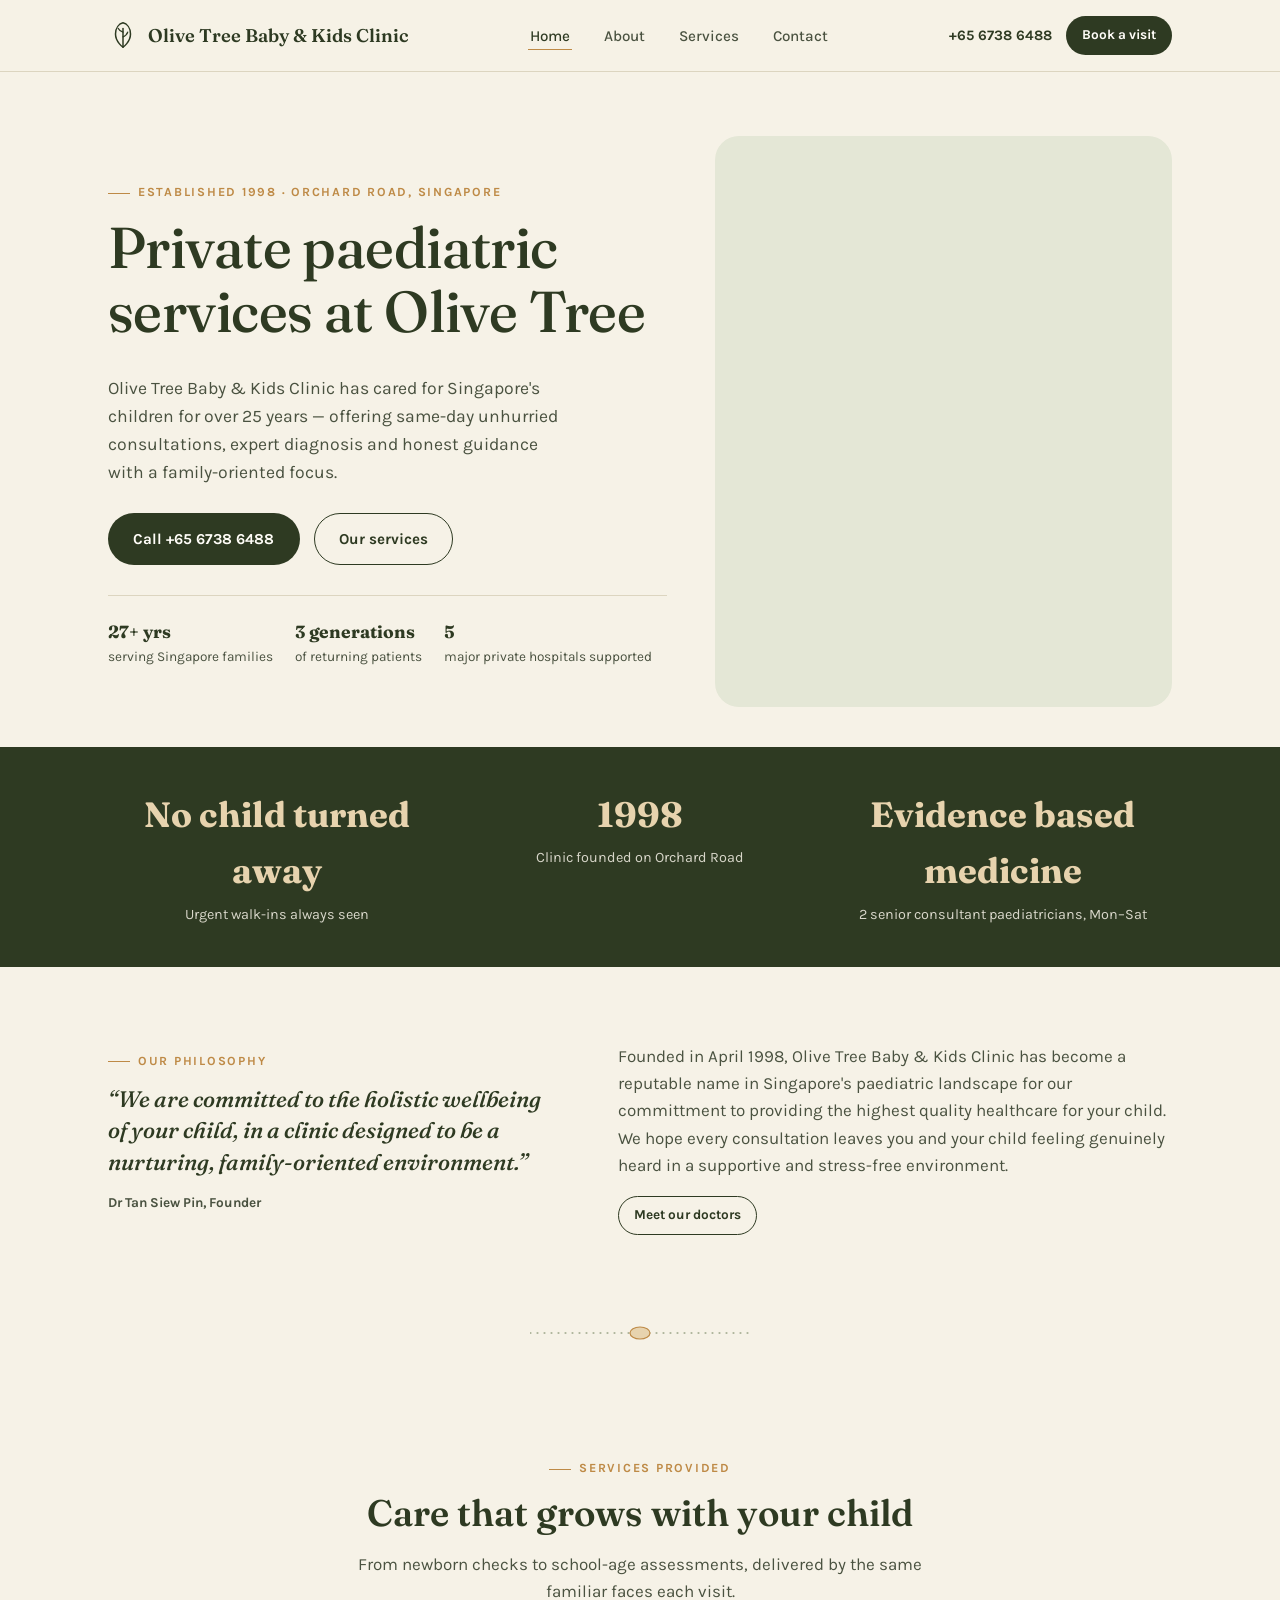
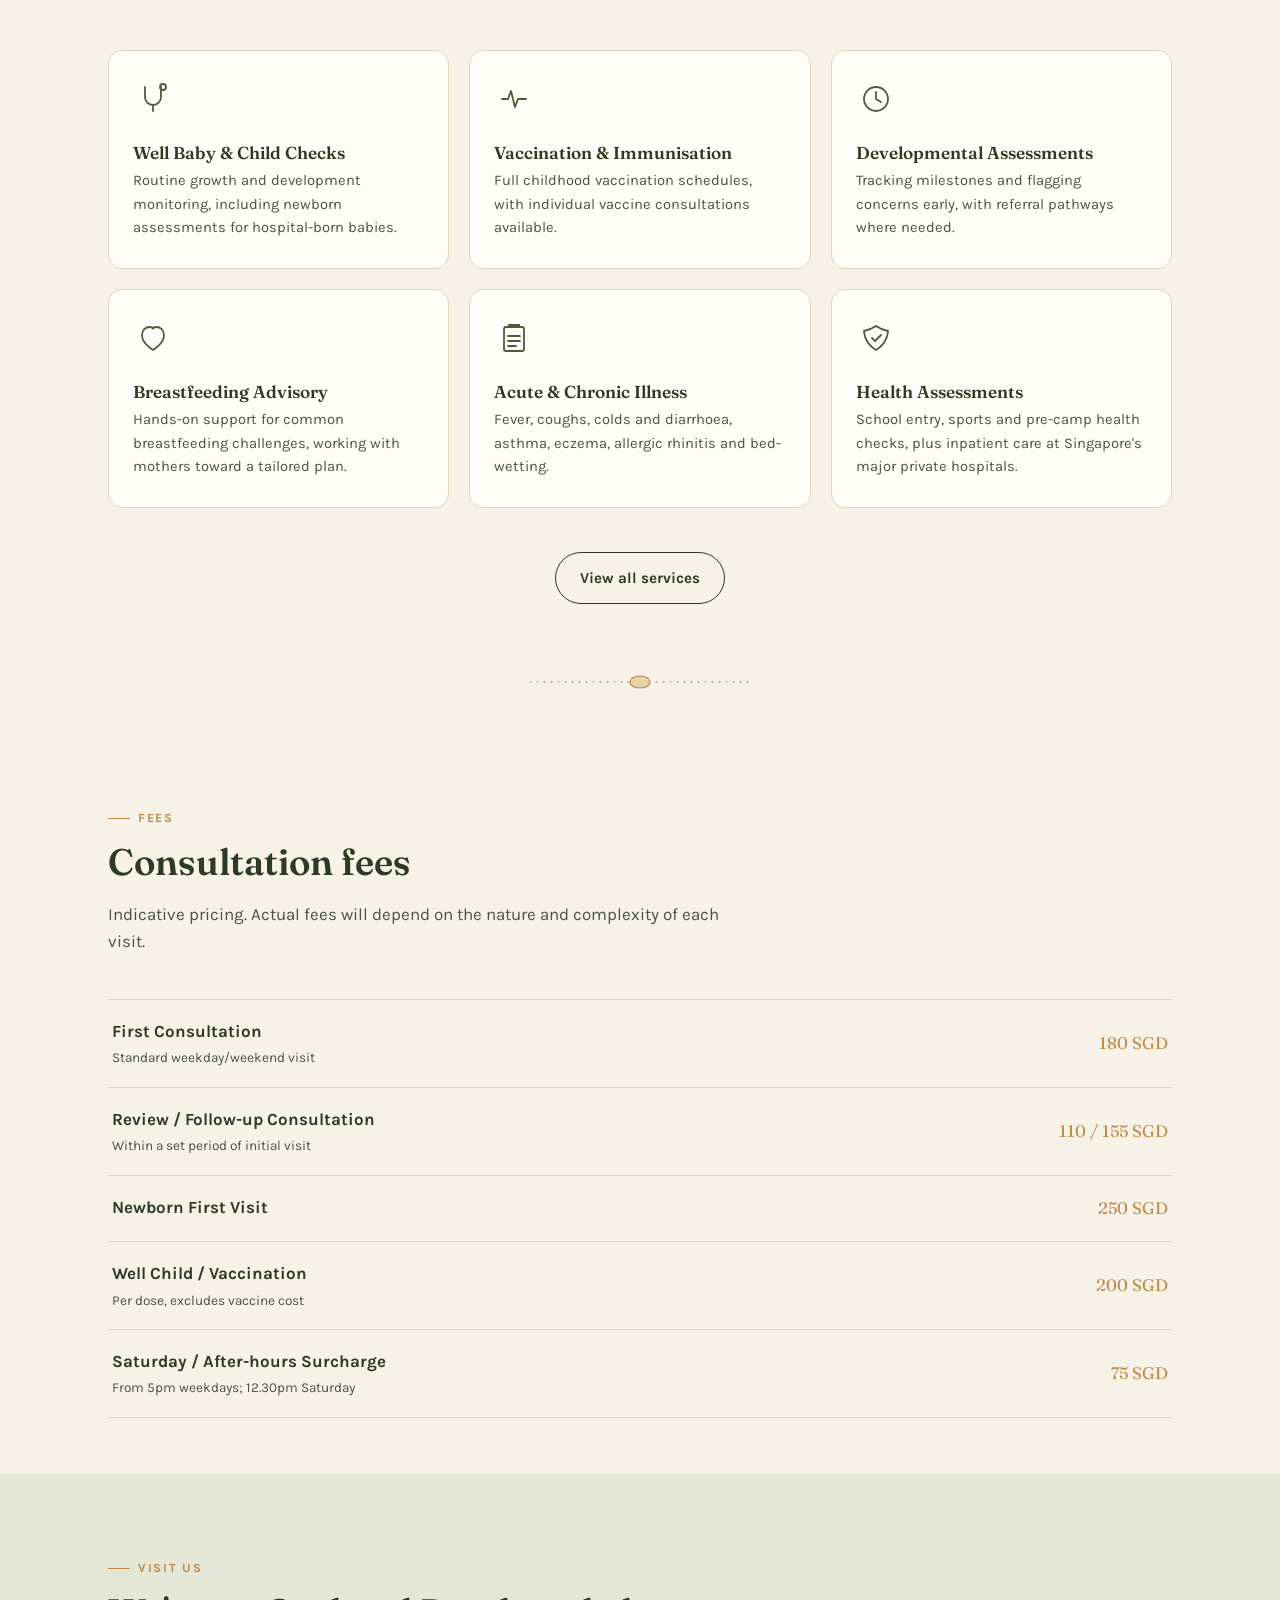
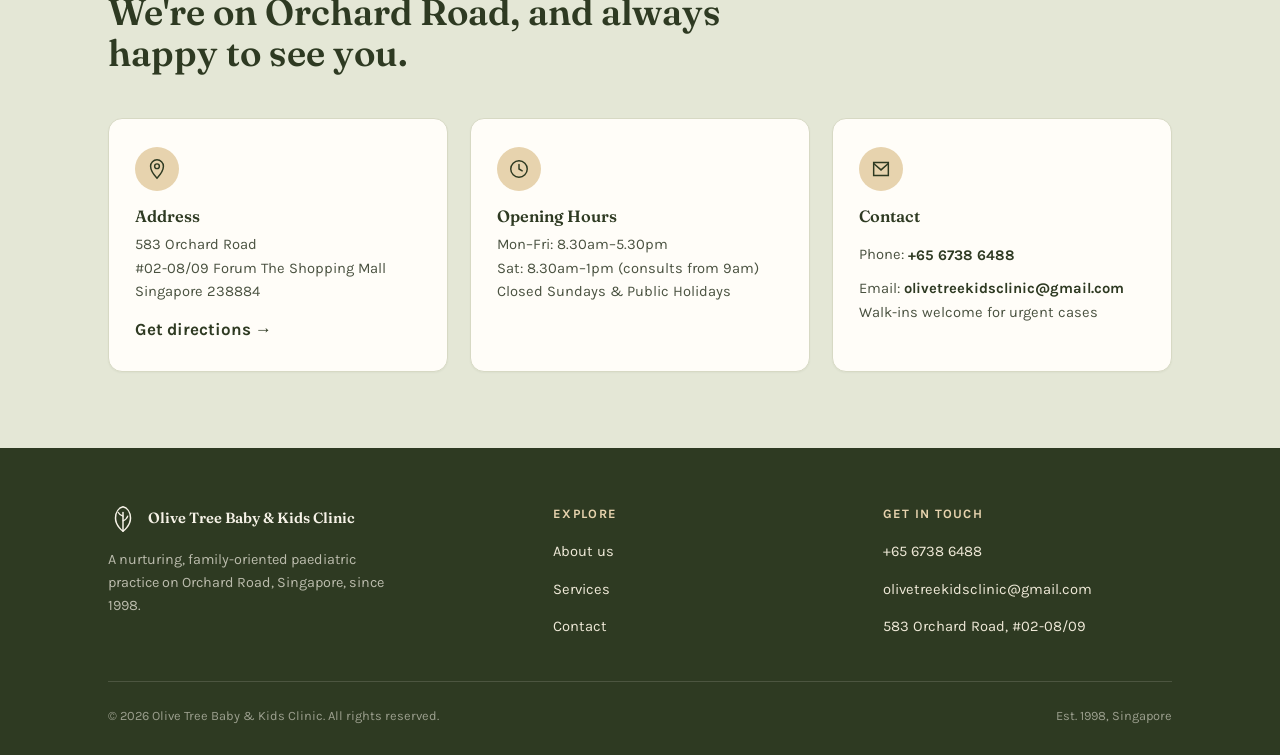
<file: index.html>
<!DOCTYPE html>
<html lang="en">
<head>
<meta charset="UTF-8">
<meta name="viewport" content="width=device-width, initial-scale=1.0">
<title>Olive Tree Baby &amp; Kids Clinic — Trusted Paediatric Care</title>
<meta name="description" content="An established paediatric clinic on Orchard Road, Singapore, serving three generations of families since 1998. Well-child checks, vaccinations, developmental assessments and more.">
<link rel="canonical" href="https://www.olivetreebabykidsclinic.sg/">
<meta name="robots" content="index, follow">
<meta name="author" content="Olive Tree Baby & Kids Clinic">
<meta property="og:type" content="website">
<meta property="og:site_name" content="Olive Tree Baby & Kids Clinic">
<meta property="og:title" content="Olive Tree Baby & Kids Clinic - Trusted Singapore Paediatric Care">
<meta property="og:description" content="An established paediatric clinic on Orchard Road, Singapore, serving three generations of families since 1998. Well-child checks, vaccinations, developmental assessments and more.">
<meta property="og:image" content="https://www.olivetreebabykidsclinic.sg/images/og-image.png">
<meta property="og:image:width" content="1200">
<meta property="og:image:height" content="630">
<meta property="og:url" content="https://www.olivetreebabykidsclinic.sg/">
<meta name="twitter:card" content="summary_large_image">
<meta name="twitter:title" content="Olive Tree Baby & Kids Clinic - Trusted Singapore Paediatric Care">
<meta name="twitter:description" content="An established paediatric clinic on Orchard Road, Singapore, serving three generations of families since 1998. Well-child checks, vaccinations, developmental assessments and more.">
<meta name="twitter:image" content="https://www.olivetreebabykidsclinic.sg/images/og-image.png">
<link rel="icon" type="image/x-icon" href="favicon.ico">
<link rel="icon" type="image/png" sizes="32x32" href="images/favicon-32.png">
<link rel="icon" type="image/png" sizes="16x16" href="images/favicon-16.png">
<link rel="apple-touch-icon" sizes="180x180" href="images/apple-touch-icon.png">
<link rel="preconnect" href="https://fonts.googleapis.com">
<link rel="preconnect" href="https://fonts.gstatic.com" crossorigin>
<link href="https://fonts.googleapis.com/css2?family=Fraunces:ital,wght@0,400;0,500;0,600;1,500&family=Karla:wght@400;500;700&display=swap" rel="stylesheet">
<link rel="stylesheet" href="styles.css">
<script type="application/ld+json">
{
  "@context": "https://schema.org",
  "@type": "MedicalClinic",
  "name": "Olive Tree Baby & Kids Clinic",
  "url": "https://www.olivetreebabykidsclinic.sg/",
  "logo": "https://www.olivetreebabykidsclinic.sg/images/apple-touch-icon.png",
  "image": "https://www.olivetreebabykidsclinic.sg/images/og-image.png",
  "telephone": "+65-6738-6488",
  "email": "olivetreekidsclinic@gmail.com",
  "priceRange": "$$",
  "medicalSpecialty": "Pediatric",
  "address": {
    "@type": "PostalAddress",
    "streetAddress": "583 Orchard Road, #02-08/09 Forum The Shopping Mall",
    "addressLocality": "Singapore",
    "postalCode": "238884",
    "addressCountry": "SG"
  },
  "openingHoursSpecification": [
    {
      "@type": "OpeningHoursSpecification",
      "dayOfWeek": ["Monday","Tuesday","Wednesday","Thursday","Friday"],
      "opens": "08:30",
      "closes": "17:30"
    },
    {
      "@type": "OpeningHoursSpecification",
      "dayOfWeek": "Saturday",
      "opens": "08:30",
      "closes": "13:00"
    }
  ],
  "founder": {
    "@type": "Person",
    "name": "Dr Tan Siew Pin"
  },
  "foundingDate": "1998"
}
</script>
</head>
<body>

<header class="site-header">
  <nav class="nav">
    <a href="index.html" class="brand">
      <svg viewBox="0 0 32 32" fill="none" xmlns="http://www.w3.org/2000/svg" aria-hidden="true">
        <path d="M16 29C16 29 8 23.5 8 15C8 8 12 4 16 3C20 4 24 8 24 15C24 23.5 16 29 16 29Z" stroke="currentColor" stroke-width="1.6" stroke-linejoin="round"/>
        <path d="M16 29V9" stroke="currentColor" stroke-width="1.6" stroke-linecap="round"/>
        <path d="M16 13C16 13 12.5 12 11 9" stroke="currentColor" stroke-width="1.4" stroke-linecap="round"/>
        <path d="M16 18C16 18 20 16.5 21 13" stroke="currentColor" stroke-width="1.4" stroke-linecap="round"/>
      </svg>
      Olive Tree Baby &amp; Kids Clinic
    </a>
    <button class="nav-toggle" aria-label="Toggle menu" aria-expanded="false">
      <span></span><span></span><span></span>
    </button>
    <ul class="nav-links">
      <li><a href="index.html" aria-current="page">Home</a></li>
      <li><a href="about.html">About</a></li>
      <li><a href="services.html">Services</a></li>
      <li><a href="contact.html">Contact</a></li>
    </ul>
    <div class="nav-cta">
      <a href="tel:+6567386488" class="nav-phone">+65 6738 6488</a>
      <a href="contact.html" class="btn btn-primary btn-sm">Book a visit</a>
    </div>
  </nav>
</header>

<main>

  <section class="hero">
    <div class="wrap">
      <div class="hero-copy reveal">
        <p class="eyebrow">Established 1998 · Orchard Road, Singapore</p>
        <h1>Private paediatric services at Olive Tree</h1>
        <p class="lead">Olive Tree Baby &amp; Kids Clinic has cared for Singapore's children for over 25 years — offering same-day unhurried consultations, expert diagnosis and honest guidance with a family-oriented focus.</p>
        <div class="hero-actions">
          <a href="tel:+6567386488" class="btn btn-primary">Call +65 6738 6488</a>
          <a href="services.html" class="btn btn-ghost">Our services</a>
        </div>
        <div class="hero-meta">
          <div><strong>27+ yrs</strong>serving Singapore families</div>
          <div><strong>3 generations</strong>of returning patients</div>
          <div><strong>5</strong>major private hospitals supported</div>
        </div>
      </div>
      <div class="hero-art reveal">
        <div class="hero-gallery">
          <div class="gallery-slide" style="animation-delay:0s" data-label="Add photo: images/gallery-1.jpg">
            <img src="images/gallery-1.jpg" alt="Olive Tree Baby & Kids Clinic waiting area" onerror="this.closest('.gallery-slide').classList.add('img-missing')">
          </div>
          <div class="gallery-slide" style="animation-delay:4s" data-label="Add photo: images/gallery-2.jpg">
            <img src="images/gallery-2.jpg" alt="Olive Tree Baby & Kids Clinic consultation room" onerror="this.closest('.gallery-slide').classList.add('img-missing')">
          </div>
          <div class="gallery-slide" style="animation-delay:8s" data-label="Add photo: images/gallery-3.jpg">
            <img src="images/gallery-3.jpg" alt="Olive Tree Baby & Kids Clinic reception" onerror="this.closest('.gallery-slide').classList.add('img-missing')">
          </div>
          <div class="gallery-slide" style="animation-delay:12s" data-label="Add photo: images/gallery-4.jpg">
            <img src="images/gallery-4.jpg" alt="Olive Tree Baby & Kids Clinic play corner" onerror="this.closest('.gallery-slide').classList.add('img-missing')">
          </div>
        </div>
      </div>
    </div>
  </section>

  <section class="trust">
    <div class="wrap">
      <div class="stat"><strong>No child turned away</strong><span>Urgent walk-ins always seen</span></div>
      <div class="stat"><strong>1998</strong><span>Clinic founded on Orchard Road</span></div>
      <div class="stat"><strong>Evidence based medicine</strong><span>2 senior consultant paediatricians, Mon–Sat</span></div>
    </div>
  </section>

  <section class="block about-teaser">
    <div class="wrap">
      <div class="reveal">
        <p class="eyebrow">Our philosophy</p>
        <blockquote>&ldquo;We are committed to the holistic wellbeing of your child, in a clinic designed to be a nurturing, family-oriented environment.&rdquo;</blockquote>
        <cite>Dr Tan Siew Pin, Founder</cite>
      </div>
      <div class="reveal">
        <p>Founded in April 1998, Olive Tree Baby &amp; Kids Clinic has become a reputable name in Singapore's paediatric landscape for our committment to providing the highest quality healthcare for your child. We hope every consultation leaves you and your child feeling genuinely heard in a supportive and stress-free environment.</p>
        <a href="about.html" class="btn btn-ghost btn-sm">Meet our doctors</a>
      </div>
    </div>
  </section>

  <div class="branch-divider" aria-hidden="true">
    <svg viewBox="0 0 220 28" fill="none" xmlns="http://www.w3.org/2000/svg">
      <path d="M0 14H220" stroke="currentColor" stroke-width="1" stroke-dasharray="1 6" stroke-linecap="round"/>
      <ellipse cx="110" cy="14" rx="10" ry="6" fill="#E7D3AE" stroke="#BE8A46" stroke-width="1.2"/>
    </svg>
  </div>

  <section class="block tight">
    <div class="wrap">
      <div class="section-head center reveal">
        <p class="eyebrow">Services provided</p>
        <h2>Care that grows with your child</h2>
        <p>From newborn checks to school-age assessments, delivered by the same familiar faces each visit.</p>
      </div>
      <div class="card-grid">

        <div class="card reveal">
          <svg class="icon" viewBox="0 0 40 40" fill="none" xmlns="http://www.w3.org/2000/svg"><path d="M12 8v10a8 8 0 0 0 16 0V8" stroke="currentColor" stroke-width="1.8" stroke-linecap="round"/><circle cx="30" cy="8" r="3" stroke="currentColor" stroke-width="1.8"/><path d="M20 26v6" stroke="currentColor" stroke-width="1.8" stroke-linecap="round"/></svg>
          <h3>Well Baby &amp; Child Checks</h3>
          <p>Routine growth and development monitoring, including newborn assessments for hospital-born babies.</p>
        </div>

        <div class="card reveal">
          <svg class="icon" viewBox="0 0 40 40" fill="none" xmlns="http://www.w3.org/2000/svg"><path d="M8 20h6l3-8 4 16 3-8h8" stroke="currentColor" stroke-width="1.8" stroke-linecap="round" stroke-linejoin="round"/></svg>
          <h3>Vaccination &amp; Immunisation</h3>
          <p>Full childhood vaccination schedules, with individual vaccine consultations available.</p>
        </div>

        <div class="card reveal">
          <svg class="icon" viewBox="0 0 40 40" fill="none" xmlns="http://www.w3.org/2000/svg"><circle cx="20" cy="20" r="12" stroke="currentColor" stroke-width="1.8"/><path d="M20 13v7l5 3" stroke="currentColor" stroke-width="1.8" stroke-linecap="round" stroke-linejoin="round"/></svg>
          <h3>Developmental Assessments</h3>
          <p>Tracking milestones and flagging concerns early, with referral pathways where needed.</p>
        </div>

        <div class="card reveal">
          <svg class="icon" viewBox="0 0 40 40" fill="none" xmlns="http://www.w3.org/2000/svg"><path d="M20 32s-11-6.6-11-14.8C9 12 12.6 9 16.5 9c1.9 0 3.3 1 3.5 1.6C20.2 10 21.6 9 23.5 9 27.4 9 31 12 31 17.2 31 25.4 20 32 20 32Z" stroke="currentColor" stroke-width="1.8" stroke-linejoin="round"/></svg>
          <h3>Breastfeeding Advisory</h3>
          <p>Hands-on support for common breastfeeding challenges, working with mothers toward a tailored plan.</p>
        </div>

        <div class="card reveal">
          <svg class="icon" viewBox="0 0 40 40" fill="none" xmlns="http://www.w3.org/2000/svg"><rect x="10" y="9" width="20" height="24" rx="2" stroke="currentColor" stroke-width="1.8"/><path d="M15 9v-2h10v2" stroke="currentColor" stroke-width="1.8"/><path d="M14 18h12M14 23h12M14 28h8" stroke="currentColor" stroke-width="1.8" stroke-linecap="round"/></svg>
          <h3>Acute &amp; Chronic Illness</h3>
          <p>Fever, coughs, colds and diarrhoea, asthma, eczema, allergic rhinitis and bed-wetting.</p>
        </div>

        <div class="card reveal">
          <svg class="icon" viewBox="0 0 40 40" fill="none" xmlns="http://www.w3.org/2000/svg"><path d="M20 8c6 4 12 5 12 5s0 12-12 19C8 25 8 13 8 13s6-1 12-5Z" stroke="currentColor" stroke-width="1.8" stroke-linejoin="round"/><path d="M16 20l3 3 6-6" stroke="currentColor" stroke-width="1.8" stroke-linecap="round" stroke-linejoin="round"/></svg>
          <h3>Health Assessments</h3>
          <p>School entry, sports and pre-camp health checks, plus inpatient care at Singapore's major private hospitals.</p>
        </div>

      </div>
      <div style="text-align:center; margin-top: 2.6em;">
        <a href="services.html" class="btn btn-ghost">View all services</a>
      </div>
    </div>
  </section>

  <div class="branch-divider" aria-hidden="true">
    <svg viewBox="0 0 220 28" fill="none" xmlns="http://www.w3.org/2000/svg">
      <path d="M0 14H220" stroke="currentColor" stroke-width="1" stroke-dasharray="1 6" stroke-linecap="round"/>
      <ellipse cx="110" cy="14" rx="10" ry="6" fill="#E7D3AE" stroke="#BE8A46" stroke-width="1.2"/>
    </svg>
  </div>

  <section class="block tight">
    <div class="wrap">
      <div class="section-head reveal">
        <p class="eyebrow">Fees</p>
        <h2>Consultation fees</h2>
        <p>Indicative pricing. Actual fees will depend on the nature and complexity of each visit.</p>
      </div>
      <div class="fee-list reveal">
        <div class="fee-row">
          <div class="fee-name">First Consultation<span>Standard weekday/weekend visit</span></div>
          <div class="fee-amount">180 SGD</div>
        </div>
        <div class="fee-row">
          <div class="fee-name">Review / Follow-up Consultation<span>Within a set period of initial visit</span></div>
          <div class="fee-amount">110 / 155 SGD</div>
        </div>
        <div class="fee-row">
          <div class="fee-name">Newborn First Visit<span></span></div>
          <div class="fee-amount">250 SGD</div>
        </div>
        <div class="fee-row">
          <div class="fee-name">Well Child / Vaccination<span>Per dose, excludes vaccine cost</span></div>
          <div class="fee-amount">200 SGD</div>
        </div>
        <div class="fee-row">
          <div class="fee-name">Saturday / After-hours Surcharge<span>From 5pm weekdays; 12.30pm Saturday</span></div>
          <div class="fee-amount">75 SGD</div>
        </div>
      </div>
    </div>
  </section>

  <section class="block visit">
    <div class="wrap">
      <div class="section-head reveal">
        <p class="eyebrow">Visit us</p>
        <h2>We're on Orchard Road, and always happy to see you.</h2>
      </div>
      <div class="visit-grid">
        <div class="visit-card reveal">
          <div class="icon-badge">
            <svg class="icon" viewBox="0 0 24 24" fill="none" xmlns="http://www.w3.org/2000/svg"><path d="M12 22s7-7.4 7-13a7 7 0 0 0-14 0c0 5.6 7 13 7 13Z" stroke="currentColor" stroke-width="1.6"/><circle cx="12" cy="9" r="2.6" stroke="currentColor" stroke-width="1.6"/></svg>
          </div>
          <h3>Address</h3>
          <p>583 Orchard Road<br>#02-08/09 Forum The Shopping Mall<br>Singapore 238884</p>
          <a class="link" href="https://www.google.com/maps/search/?api=1&query=583+Orchard+Road+Forum+The+Shopping+Mall+Singapore+238884" target="_blank" rel="noopener">Get directions →</a>
        </div>
        <div class="visit-card reveal">
          <div class="icon-badge">
            <svg class="icon" viewBox="0 0 24 24" fill="none" xmlns="http://www.w3.org/2000/svg"><circle cx="12" cy="12" r="9" stroke="currentColor" stroke-width="1.6"/><path d="M12 7v5l3.5 2" stroke="currentColor" stroke-width="1.6" stroke-linecap="round"/></svg>
          </div>
          <h3>Opening Hours</h3>
          <p>Mon–Fri: 8.30am–5.30pm<br>Sat: 8.30am–1pm (consults from 9am)<br>Closed Sundays &amp; Public Holidays</p>
        </div>
        <div class="visit-card reveal">
          <div class="icon-badge">
            <svg class="icon" viewBox="0 0 24 24" fill="none" xmlns="http://www.w3.org/2000/svg"><path d="M4 5h16v14H4z" stroke="currentColor" stroke-width="1.6"/><path d="M4 6l8 7 8-7" stroke="currentColor" stroke-width="1.6"/></svg>
          </div>
          <h3>Contact</h3>
          <p>Phone: <a class="link" href="tel:+6567386488">+65 6738 6488</a><br>Email: <a class="link" href="mailto:olivetreekidsclinic@gmail.com">olivetreekidsclinic@gmail.com</a><br>Walk-ins welcome for urgent cases</p>
        </div>
      </div>
    </div>
  </section>

</main>

<footer class="site-footer">
  <div class="wrap">
    <div class="footer-grid">
      <div>
        <a href="index.html" class="brand">
          <svg viewBox="0 0 32 32" fill="none" xmlns="http://www.w3.org/2000/svg" aria-hidden="true">
            <path d="M16 29C16 29 8 23.5 8 15C8 8 12 4 16 3C20 4 24 8 24 15C24 23.5 16 29 16 29Z" stroke="currentColor" stroke-width="1.6" stroke-linejoin="round"/>
            <path d="M16 29V9" stroke="currentColor" stroke-width="1.6" stroke-linecap="round"/>
            <path d="M16 13C16 13 12.5 12 11 9" stroke="currentColor" stroke-width="1.4" stroke-linecap="round"/>
            <path d="M16 18C16 18 20 16.5 21 13" stroke="currentColor" stroke-width="1.4" stroke-linecap="round"/>
          </svg>
          Olive Tree Baby &amp; Kids Clinic
        </a>
        <p style="margin-top:14px; max-width:32ch; font-size:0.9rem; color: rgba(246,242,231,0.7);">A nurturing, family-oriented paediatric practice on Orchard Road, Singapore, since 1998.</p>
      </div>
      <div>
        <h4>Explore</h4>
        <ul>
          <li><a href="about.html">About us</a></li>
          <li><a href="services.html">Services</a></li>
          <li><a href="contact.html">Contact</a></li>
        </ul>
      </div>
      <div>
        <h4>Get in touch</h4>
        <ul>
          <li><a href="tel:+6567386488">+65 6738 6488</a></li>
          <li><a href="mailto:olivetreekidsclinic@gmail.com">olivetreekidsclinic@gmail.com</a></li>
          <li><a href="https://www.google.com/maps/search/?api=1&query=583+Orchard+Road+Forum+The+Shopping+Mall+Singapore+238884" target="_blank" rel="noopener">583 Orchard Road, #02-08/09</a></li>
        </ul>
      </div>
    </div>
    <div class="footer-bottom">
      <span>© <span id="year"></span> Olive Tree Baby &amp; Kids Clinic. All rights reserved.</span>
      <span>Est. 1998, Singapore</span>
    </div>
  </div>
</footer>

<script>document.getElementById('year').textContent = new Date().getFullYear();</script>
<script src="script.js"></script>
</body>
</html>
</file>
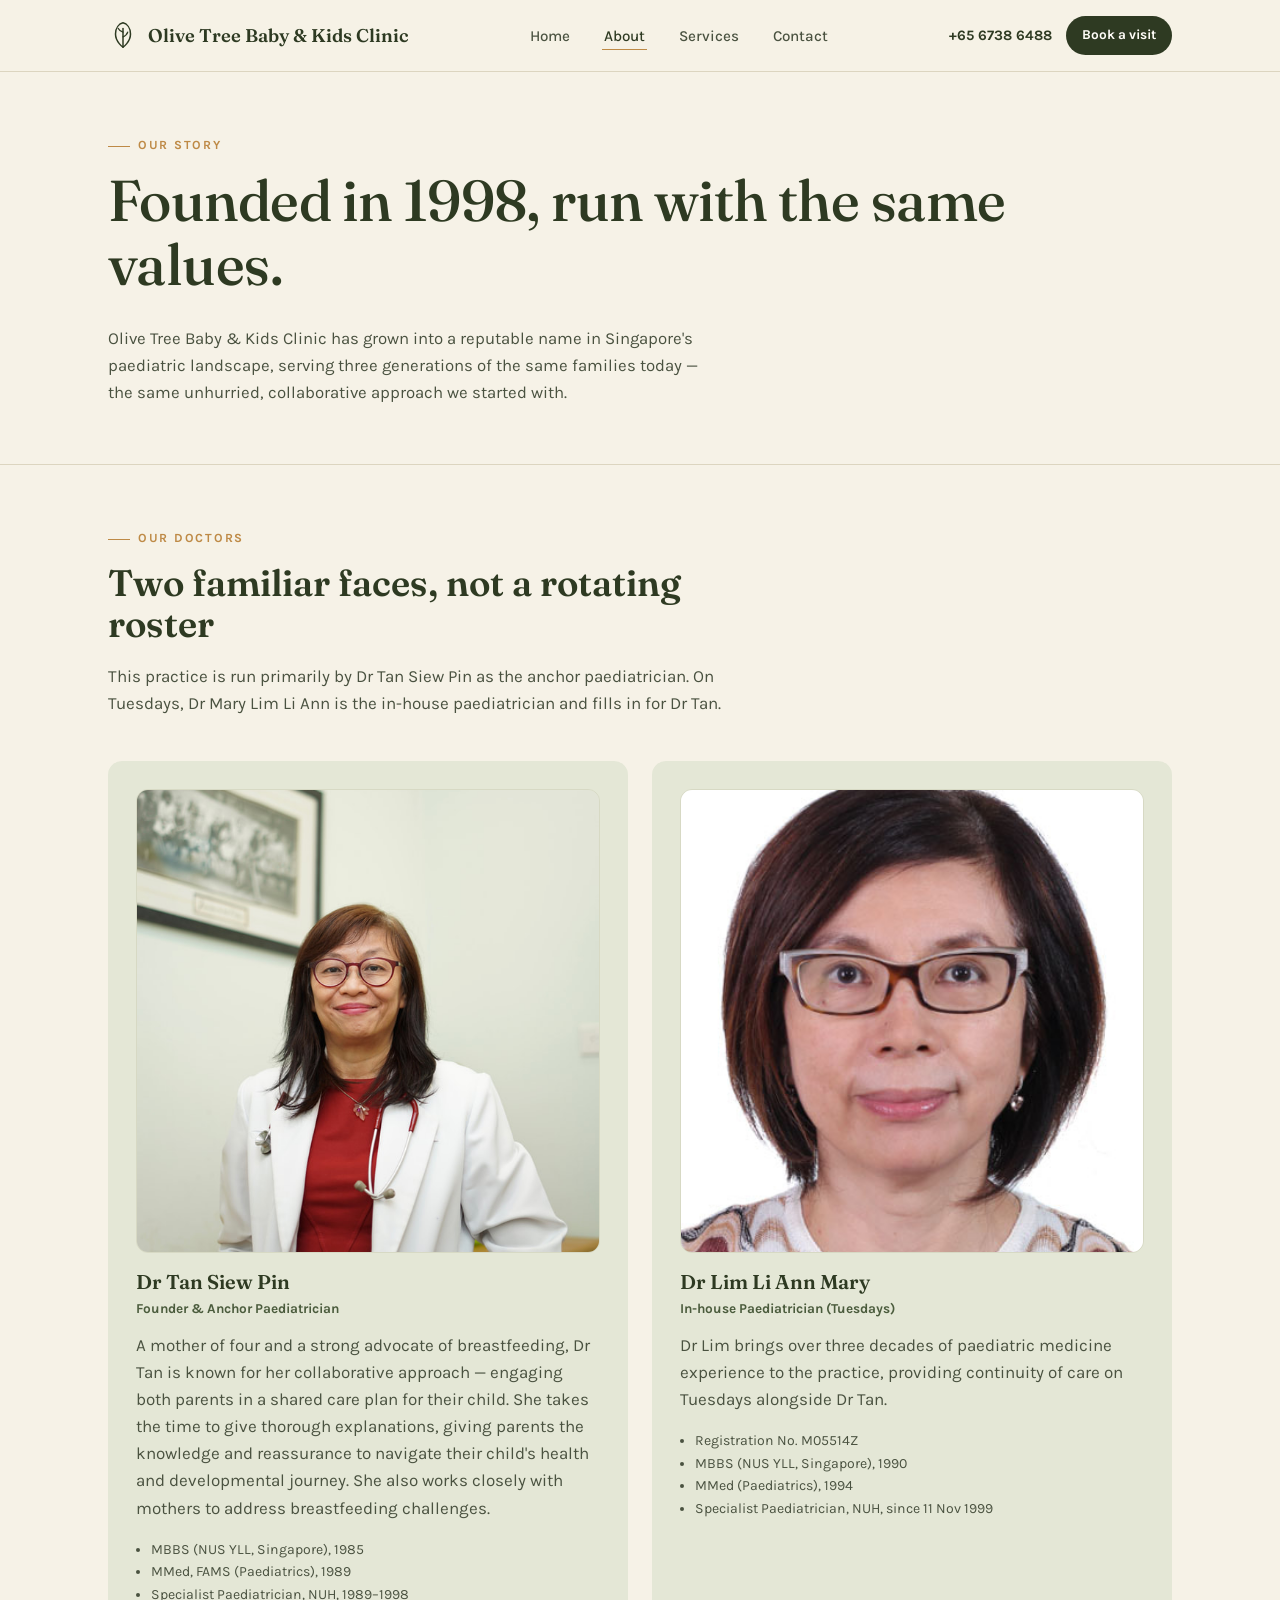
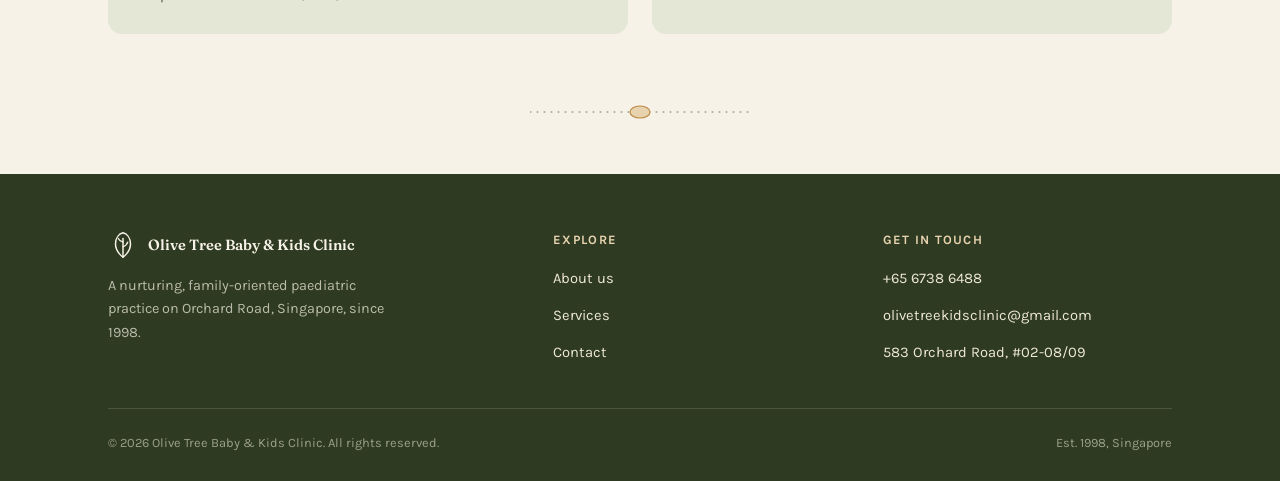
<file: about.html>
<!DOCTYPE html>
<html lang="en">
<head>
<meta charset="UTF-8">
<meta name="viewport" content="width=device-width, initial-scale=1.0">
<title>About Us — Olive Tree Baby &amp; Kids Clinic</title>
<meta name="description" content="Meet the doctors and story behind Olive Tree Baby & Kids Clinic, an Orchard Road paediatric practice serving Singapore families since 1998.">
<link rel="canonical" href="https://www.olivetreebabykidsclinic.sg/about.html">
<meta name="robots" content="index, follow">
<meta property="og:type" content="website">
<meta property="og:site_name" content="Olive Tree Baby & Kids Clinic">
<meta property="og:title" content="Olive Tree Baby & Kids Clinic - Trusted Singapore Paediatric Care">
<meta property="og:description" content="Meet the doctors and story behind Olive Tree Baby & Kids Clinic, an Orchard Road paediatric practice serving Singapore families since 1998.">
<meta property="og:image" content="https://www.olivetreebabykidsclinic.sg/images/og-image.png">
<meta property="og:image:width" content="1200">
<meta property="og:image:height" content="630">
<meta property="og:url" content="https://www.olivetreebabykidsclinic.sg/about.html">
<meta name="twitter:card" content="summary_large_image">
<meta name="twitter:title" content="Olive Tree Baby & Kids Clinic - Trusted Singapore Paediatric Care">
<meta name="twitter:description" content="Meet the doctors and story behind Olive Tree Baby & Kids Clinic, an Orchard Road paediatric practice serving Singapore families since 1998.">
<meta name="twitter:image" content="https://www.olivetreebabykidsclinic.sg/images/og-image.png">
<link rel="icon" type="image/x-icon" href="favicon.ico">
<link rel="icon" type="image/png" sizes="32x32" href="images/favicon-32.png">
<link rel="icon" type="image/png" sizes="16x16" href="images/favicon-16.png">
<link rel="apple-touch-icon" sizes="180x180" href="images/apple-touch-icon.png">
<link rel="preconnect" href="https://fonts.googleapis.com">
<link rel="preconnect" href="https://fonts.gstatic.com" crossorigin>
<link href="https://fonts.googleapis.com/css2?family=Fraunces:ital,wght@0,400;0,500;0,600;1,500&family=Karla:wght@400;500;700&display=swap" rel="stylesheet">
<link rel="stylesheet" href="styles.css">
<script type="application/ld+json">
{
  "@context": "https://schema.org",
  "@type": "MedicalClinic",
  "name": "Olive Tree Baby & Kids Clinic",
  "url": "https://www.olivetreebabykidsclinic.sg/",
  "logo": "https://www.olivetreebabykidsclinic.sg/images/apple-touch-icon.png",
  "image": "https://www.olivetreebabykidsclinic.sg/images/og-image.png",
  "telephone": "+65-6738-6488",
  "email": "olivetreekidsclinic@gmail.com",
  "priceRange": "$$",
  "medicalSpecialty": "Pediatric",
  "address": {
    "@type": "PostalAddress",
    "streetAddress": "583 Orchard Road, #02-08/09 Forum The Shopping Mall",
    "addressLocality": "Singapore",
    "postalCode": "238884",
    "addressCountry": "SG"
  },
  "openingHoursSpecification": [
    {
      "@type": "OpeningHoursSpecification",
      "dayOfWeek": ["Monday","Tuesday","Wednesday","Thursday","Friday"],
      "opens": "08:30",
      "closes": "17:30"
    },
    {
      "@type": "OpeningHoursSpecification",
      "dayOfWeek": "Saturday",
      "opens": "08:30",
      "closes": "13:00"
    }
  ],
  "founder": {
    "@type": "Person",
    "name": "Dr Tan Siew Pin"
  },
  "foundingDate": "1998"
}
</script>
</head>
<body>

<header class="site-header">
  <nav class="nav">
    <a href="index.html" class="brand">
      <svg viewBox="0 0 32 32" fill="none" xmlns="http://www.w3.org/2000/svg" aria-hidden="true">
            <path d="M16 29C16 29 8 23.5 8 15C8 8 12 4 16 3C20 4 24 8 24 15C24 23.5 16 29 16 29Z" stroke="currentColor" stroke-width="1.6" stroke-linejoin="round"/>
            <path d="M16 29V9" stroke="currentColor" stroke-width="1.6" stroke-linecap="round"/>
            <path d="M16 13C16 13 12.5 12 11 9" stroke="currentColor" stroke-width="1.4" stroke-linecap="round"/>
            <path d="M16 18C16 18 20 16.5 21 13" stroke="currentColor" stroke-width="1.4" stroke-linecap="round"/>
          </svg>
      Olive Tree Baby &amp; Kids Clinic
    </a>
    <button class="nav-toggle" aria-label="Toggle menu" aria-expanded="false">
      <span></span><span></span><span></span>
    </button>
    <ul class="nav-links">
      <li><a href="index.html">Home</a></li>
      <li><a href="about.html" aria-current="page">About</a></li>
      <li><a href="services.html">Services</a></li>
      <li><a href="contact.html">Contact</a></li>
    </ul>
    <div class="nav-cta">
      <a href="tel:+6567386488" class="nav-phone">+65 6738 6488</a>
      <a href="contact.html" class="btn btn-primary btn-sm">Book a visit</a>
    </div>
  </nav>
</header>

<main>

  <section class="page-hero">
    <div class="wrap reveal">
      <p class="eyebrow">Our story</p>
      <h1>Founded in 1998, run with the same values.</h1>
      <p class="lead">Olive Tree Baby &amp; Kids Clinic has grown into a reputable name in Singapore's paediatric landscape, serving three generations of the same families today — the same unhurried, collaborative approach we started with.</p>
    </div>
  </section>

  <section class="block tight">
    <div class="wrap">
      <div class="section-head reveal">
        <p class="eyebrow">Our Doctors</p>
        <h2>Two familiar faces, not a rotating roster</h2>
        <p>This practice is run primarily by Dr Tan Siew Pin as the anchor paediatrician. On Tuesdays, Dr Mary Lim Li Ann is the in-house paediatrician and fills in for Dr Tan.</p>
      </div>
      <div class="doctor-grid">

        <div class="doctor-card reveal">
          <div class="doctor-photo" data-label="Add photo: images/drtan.jpg">
            <img src="images/drtan.jpg" alt="Dr Tan Siew Pin" onerror="this.closest('.doctor-photo').classList.add('img-missing')">
          </div>
          <h3>Dr Tan Siew Pin</h3>
          <p class="role">Founder &amp; Anchor Paediatrician</p>
          <p>A mother of four and a strong advocate of breastfeeding, Dr Tan is known for her collaborative approach — engaging both parents in a shared care plan for their child. She takes the time to give thorough explanations, giving parents the knowledge and reassurance to navigate their child's health and developmental journey. She also works closely with mothers to address breastfeeding challenges.</p>
          <ul>
            <li>MBBS (NUS YLL, Singapore), 1985</li>
            <li>MMed, FAMS (Paediatrics), 1989</li>
            <li>Specialist Paediatrician, NUH, 1989–1998</li>
          </ul>
        </div>

        <div class="doctor-card reveal">
          <div class="doctor-photo" data-label="Add photo: images/drlim.jpg">
            <img src="images/drlim.jpg" alt="Dr Lim Li Ann Mary" onerror="this.closest('.doctor-photo').classList.add('img-missing')">
          </div>
          <h3>Dr Lim Li Ann Mary</h3>
          <p class="role">In-house Paediatrician (Tuesdays)</p>
          <p>Dr Lim brings over three decades of paediatric medicine experience to the practice, providing continuity of care on Tuesdays alongside Dr Tan.</p>
          <ul>
            <li>Registration No. M05514Z</li>
            <li>MBBS (NUS YLL, Singapore), 1990</li>
            <li>MMed (Paediatrics), 1994</li>
            <li>Specialist Paediatrician, NUH, since 11 Nov 1999</li>
          </ul>
        </div>

      </div>
    </div>
  </section>

  <div class="branch-divider" aria-hidden="true">
    <svg viewBox="0 0 220 28" fill="none" xmlns="http://www.w3.org/2000/svg">
      <path d="M0 14H220" stroke="currentColor" stroke-width="1" stroke-dasharray="1 6" stroke-linecap="round"/>
      <ellipse cx="110" cy="14" rx="10" ry="6" fill="#E7D3AE" stroke="#BE8A46" stroke-width="1.2"/>
    </svg>
  </div>


</main>

<footer class="site-footer">
  <div class="wrap">
    <div class="footer-grid">
      <div>
        <a href="index.html" class="brand">
          <svg viewBox="0 0 32 32" fill="none" xmlns="http://www.w3.org/2000/svg" aria-hidden="true">
            <path d="M16 29C16 29 8 23.5 8 15C8 8 12 4 16 3C20 4 24 8 24 15C24 23.5 16 29 16 29Z" stroke="currentColor" stroke-width="1.6" stroke-linejoin="round"/>
            <path d="M16 29V9" stroke="currentColor" stroke-width="1.6" stroke-linecap="round"/>
            <path d="M16 13C16 13 12.5 12 11 9" stroke="currentColor" stroke-width="1.4" stroke-linecap="round"/>
            <path d="M16 18C16 18 20 16.5 21 13" stroke="currentColor" stroke-width="1.4" stroke-linecap="round"/>
          </svg>
          Olive Tree Baby &amp; Kids Clinic
        </a>
        <p style="margin-top:14px; max-width:32ch; font-size:0.9rem; color: rgba(246,242,231,0.7);">A nurturing, family-oriented paediatric practice on Orchard Road, Singapore, since 1998.</p>
      </div>
      <div>
        <h4>Explore</h4>
        <ul>
          <li><a href="about.html">About us</a></li>
          <li><a href="services.html">Services</a></li>
          <li><a href="contact.html">Contact</a></li>
        </ul>
      </div>
      <div>
        <h4>Get in touch</h4>
        <ul>
          <li><a href="tel:+6567386488">+65 6738 6488</a></li>
          <li><a href="mailto:olivetreekidsclinic@gmail.com">olivetreekidsclinic@gmail.com</a></li>
          <li><a href="https://www.google.com/maps/search/?api=1&query=583+Orchard+Road+Forum+The+Shopping+Mall+Singapore+238884" target="_blank" rel="noopener">583 Orchard Road, #02-08/09</a></li>
        </ul>
      </div>
    </div>
    <div class="footer-bottom">
      <span>© <span id="year"></span> Olive Tree Baby &amp; Kids Clinic. All rights reserved.</span>
      <span>Est. 1998, Singapore</span>
    </div>
  </div>
</footer>

<script>document.getElementById('year').textContent = new Date().getFullYear();</script>
<script src="script.js"></script>
</body>
</html>
</file>
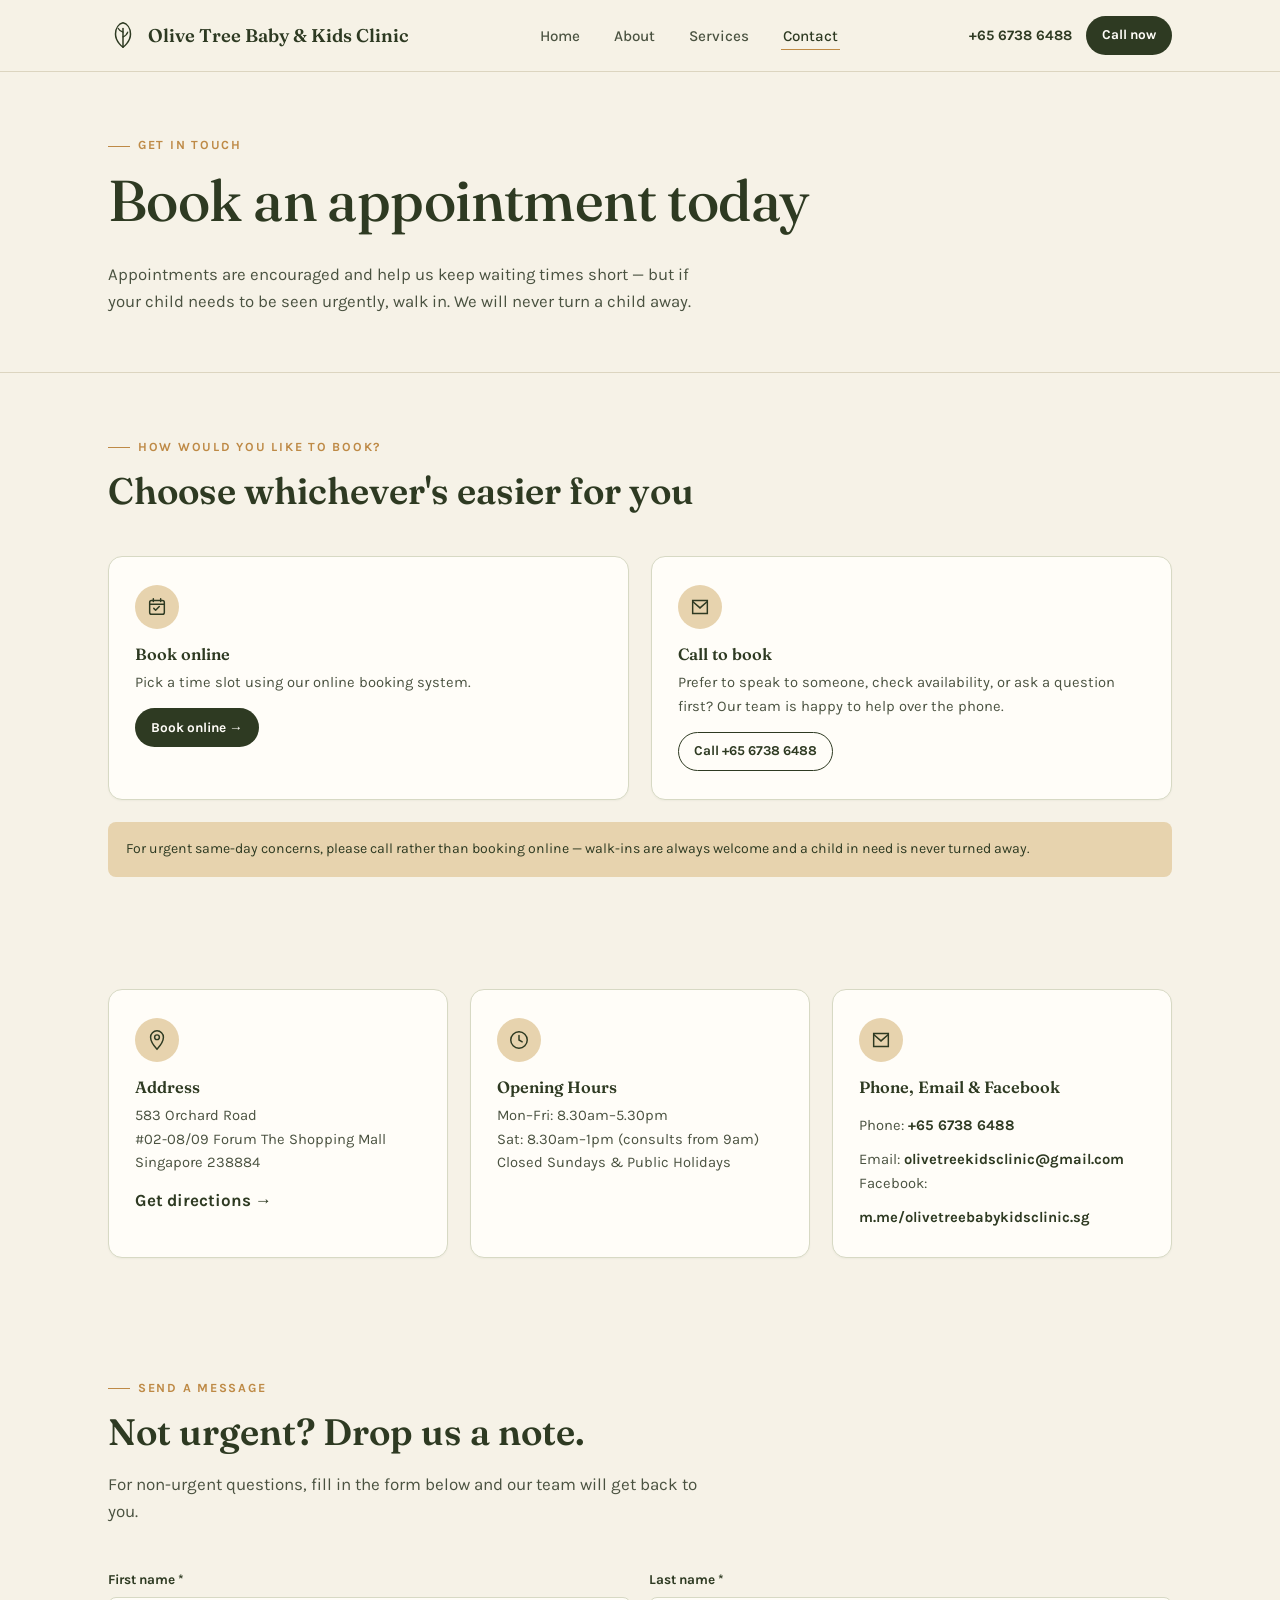
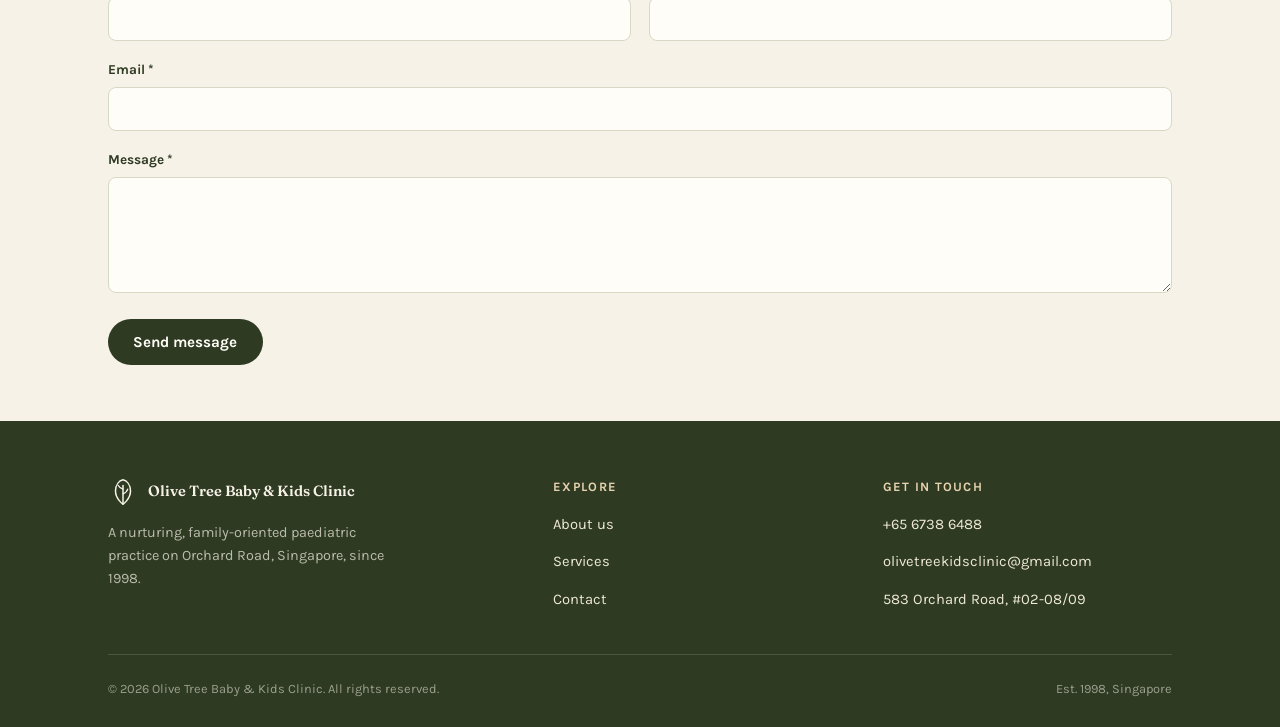
<file: contact.html>
<!DOCTYPE html>
<html lang="en">
<head>
<meta charset="UTF-8">
<meta name="viewport" content="width=device-width, initial-scale=1.0">
<title>Contact — Olive Tree Baby &amp; Kids Clinic</title>
<meta name="description" content="Get in touch with Olive Tree Baby & Kids Clinic on Orchard Road, Singapore. Call, visit, or send us a message.">
<link rel="canonical" href="https://www.olivetreebabykidsclinic.sg/contact.html">
<meta name="robots" content="index, follow">
<meta property="og:type" content="website">
<meta property="og:site_name" content="Olive Tree Baby & Kids Clinic">
<meta property="og:title" content="Olive Tree Baby & Kids Clinic - Trusted Singapore Paediatric Care">
<meta property="og:description" content="Get in touch with Olive Tree Baby & Kids Clinic on Orchard Road, Singapore. Call, visit, or send us a message.">
<meta property="og:image" content="https://www.olivetreebabykidsclinic.sg/images/og-image.png">
<meta property="og:image:width" content="1200">
<meta property="og:image:height" content="630">
<meta property="og:url" content="https://www.olivetreebabykidsclinic.sg/contact.html">
<meta name="twitter:card" content="summary_large_image">
<meta name="twitter:title" content="Olive Tree Baby & Kids Clinic - Trusted Singapore Paediatric Care">
<meta name="twitter:description" content="Get in touch with Olive Tree Baby & Kids Clinic on Orchard Road, Singapore. Call, visit, or send us a message.">
<meta name="twitter:image" content="https://www.olivetreebabykidsclinic.sg/images/og-image.png">
<link rel="icon" type="image/x-icon" href="favicon.ico">
<link rel="icon" type="image/png" sizes="32x32" href="images/favicon-32.png">
<link rel="icon" type="image/png" sizes="16x16" href="images/favicon-16.png">
<link rel="apple-touch-icon" sizes="180x180" href="images/apple-touch-icon.png">
<link rel="preconnect" href="https://fonts.googleapis.com">
<link rel="preconnect" href="https://fonts.gstatic.com" crossorigin>
<link href="https://fonts.googleapis.com/css2?family=Fraunces:ital,wght@0,400;0,500;0,600;1,500&family=Karla:wght@400;500;700&display=swap" rel="stylesheet">
<link rel="stylesheet" href="styles.css">
<script type="application/ld+json">
{
  "@context": "https://schema.org",
  "@type": "MedicalClinic",
  "name": "Olive Tree Baby & Kids Clinic",
  "url": "https://www.olivetreebabykidsclinic.sg/",
  "logo": "https://www.olivetreebabykidsclinic.sg/images/apple-touch-icon.png",
  "image": "https://www.olivetreebabykidsclinic.sg/images/og-image.png",
  "telephone": "+65-6738-6488",
  "email": "olivetreekidsclinic@gmail.com",
  "priceRange": "$$",
  "medicalSpecialty": "Pediatric",
  "address": {
    "@type": "PostalAddress",
    "streetAddress": "583 Orchard Road, #02-08/09 Forum The Shopping Mall",
    "addressLocality": "Singapore",
    "postalCode": "238884",
    "addressCountry": "SG"
  },
  "openingHoursSpecification": [
    {
      "@type": "OpeningHoursSpecification",
      "dayOfWeek": ["Monday","Tuesday","Wednesday","Thursday","Friday"],
      "opens": "08:30",
      "closes": "17:30"
    },
    {
      "@type": "OpeningHoursSpecification",
      "dayOfWeek": "Saturday",
      "opens": "08:30",
      "closes": "13:00"
    }
  ],
  "founder": {
    "@type": "Person",
    "name": "Dr Tan Siew Pin"
  },
  "foundingDate": "1998"
}
</script>
</head>
<body>

<header class="site-header">
  <nav class="nav">
    <a href="index.html" class="brand">
      <svg viewBox="0 0 32 32" fill="none" xmlns="http://www.w3.org/2000/svg" aria-hidden="true">
            <path d="M16 29C16 29 8 23.5 8 15C8 8 12 4 16 3C20 4 24 8 24 15C24 23.5 16 29 16 29Z" stroke="currentColor" stroke-width="1.6" stroke-linejoin="round"/>
            <path d="M16 29V9" stroke="currentColor" stroke-width="1.6" stroke-linecap="round"/>
            <path d="M16 13C16 13 12.5 12 11 9" stroke="currentColor" stroke-width="1.4" stroke-linecap="round"/>
            <path d="M16 18C16 18 20 16.5 21 13" stroke="currentColor" stroke-width="1.4" stroke-linecap="round"/>
          </svg>
      Olive Tree Baby &amp; Kids Clinic
    </a>
    <button class="nav-toggle" aria-label="Toggle menu" aria-expanded="false">
      <span></span><span></span><span></span>
    </button>
    <ul class="nav-links">
      <li><a href="index.html">Home</a></li>
      <li><a href="about.html">About</a></li>
      <li><a href="services.html">Services</a></li>
      <li><a href="contact.html" aria-current="page">Contact</a></li>
    </ul>
    <div class="nav-cta">
      <a href="tel:+6567386488" class="nav-phone">+65 6738 6488</a>
      <a href="tel:+6567386488" class="btn btn-primary btn-sm">Call now</a>
    </div>
  </nav>
</header>

<main>

  <section class="page-hero">
    <div class="wrap reveal">
      <p class="eyebrow">Get in touch</p>
      <h1>Book an appointment today</h1>
      <p class="lead">Appointments are encouraged and help us keep waiting times short — but if your child needs to be seen urgently, walk in. We will never turn a child away.</p>
    </div>
  </section>

  <section class="block tight">
    <div class="wrap">
      <div class="section-head reveal">
        <p class="eyebrow">How would you like to book?</p>
        <h2>Choose whichever's easier for you</h2>
      </div>
      <div class="booking-grid">
        <div class="visit-card reveal">
          <div class="icon-badge">
            <svg class="icon" viewBox="0 0 24 24" fill="none" xmlns="http://www.w3.org/2000/svg"><rect x="4" y="5" width="16" height="15" rx="2" stroke="currentColor" stroke-width="1.6"/><path d="M4 9h16" stroke="currentColor" stroke-width="1.6"/><path d="M8 3v3M16 3v3" stroke="currentColor" stroke-width="1.6" stroke-linecap="round"/><path d="M8.5 13.5l2 2 4-4" stroke="currentColor" stroke-width="1.6" stroke-linecap="round" stroke-linejoin="round"/></svg>
          </div>
          <h3>Book online</h3>
          <p>Pick a time slot using our online booking system.</p>
          <a class="btn btn-primary btn-sm" style="margin-top:1em;" href="https://clinic.platomedical.com/book/b2xpdmV0cmVlYmFieWtpZHM=/225bf0661611407296aacf175d9f1e9c/EeVggXM" target="_blank" rel="noopener">Book online →</a>
        </div>
        <div class="visit-card reveal">
          <div class="icon-badge">
            <svg class="icon" viewBox="0 0 24 24" fill="none" xmlns="http://www.w3.org/2000/svg"><path d="M4 5h16v14H4z" stroke="currentColor" stroke-width="1.6"/><path d="M4 6l8 7 8-7" stroke="currentColor" stroke-width="1.6"/></svg>
          </div>
          <h3>Call to book</h3>
          <p>Prefer to speak to someone, check availability, or ask a question first? Our team is happy to help over the phone.</p>
          <a class="btn btn-ghost btn-sm" style="margin-top:1em;" href="tel:+6567386488">Call +65 6738 6488</a>
        </div>
      </div>
      <div class="note-box reveal" style="margin-top:1.6em;">
        For urgent same-day concerns, please call rather than booking online — walk-ins are always welcome and a child in need is never turned away.
      </div>
    </div>
  </section>

  <section class="block tight">
    <div class="wrap">
      <div class="visit-grid">
        <div class="visit-card reveal">
          <div class="icon-badge">
            <svg class="icon" viewBox="0 0 24 24" fill="none" xmlns="http://www.w3.org/2000/svg"><path d="M12 22s7-7.4 7-13a7 7 0 0 0-14 0c0 5.6 7 13 7 13Z" stroke="currentColor" stroke-width="1.6"/><circle cx="12" cy="9" r="2.6" stroke="currentColor" stroke-width="1.6"/></svg>
          </div>
          <h3>Address</h3>
          <p>583 Orchard Road<br>#02-08/09 Forum The Shopping Mall<br>Singapore 238884</p>
          <a class="link" href="https://www.google.com/maps/search/?api=1&query=583+Orchard+Road+Forum+The+Shopping+Mall+Singapore+238884" target="_blank" rel="noopener">Get directions →</a>
        </div>
        <div class="visit-card reveal">
          <div class="icon-badge">
            <svg class="icon" viewBox="0 0 24 24" fill="none" xmlns="http://www.w3.org/2000/svg"><circle cx="12" cy="12" r="9" stroke="currentColor" stroke-width="1.6"/><path d="M12 7v5l3.5 2" stroke="currentColor" stroke-width="1.6" stroke-linecap="round"/></svg>
          </div>
          <h3>Opening Hours</h3>
          <p>Mon–Fri: 8.30am–5.30pm<br>Sat: 8.30am–1pm (consults from 9am)<br>Closed Sundays &amp; Public Holidays</p>
        </div>
        <div class="visit-card reveal">
          <div class="icon-badge">
            <svg class="icon" viewBox="0 0 24 24" fill="none" xmlns="http://www.w3.org/2000/svg"><path d="M4 5h16v14H4z" stroke="currentColor" stroke-width="1.6"/><path d="M4 6l8 7 8-7" stroke="currentColor" stroke-width="1.6"/></svg>
          </div>
          <h3>Phone, Email &amp; Facebook</h3>
          <p>Phone: <a class="link" href="tel:+6567386488">+65 6738 6488</a><br>Email: <a class="link" href="mailto:olivetreekidsclinic@gmail.com">olivetreekidsclinic@gmail.com</a><br>Facebook: <a class="link" href="https://m.me/olivetreebabykidsclinic.sg" target="_blank" rel="noopener">m.me/olivetreebabykidsclinic.sg</a></p>
        </div>
      </div>
    </div>
  </section>

  <section class="block tight">
    <div class="wrap">
      <div class="section-head reveal">
        <p class="eyebrow">Send a message</p>
        <h2>Not urgent? Drop us a note.</h2>
        <p>For non-urgent questions, fill in the form below and our team will get back to you.</p>
      </div>

      <!--
        FORM SETUP NOTE (remove this comment once configured):
        GitHub Pages can't process form submissions on its own since there's no server.
        This form is wired for Formspree (formspree.io), which has a free tier:
          1. Sign up at formspree.io and create a new form
          2. Copy the endpoint they give you (looks like https://formspree.io/f/xxxxxxx)
          3. Replace "REPLACE_WITH_YOUR_FORMSPREE_ENDPOINT" in the action attribute below
        Until this is replaced, the form will not actually send anywhere.
      -->
      <form class="reveal" action="https://formspree.io/f/REPLACE_WITH_YOUR_FORMSPREE_ENDPOINT" method="POST">
        <div class="form-grid">
          <div>
            <label for="first">First name *</label>
            <input type="text" id="first" name="first_name" required>
          </div>
          <div>
            <label for="last">Last name *</label>
            <input type="text" id="last" name="last_name" required>
          </div>
          <div class="full">
            <label for="email">Email *</label>
            <input type="email" id="email" name="email" required>
          </div>
          <div class="full">
            <label for="comment">Message *</label>
            <textarea id="comment" name="message" rows="5" required></textarea>
          </div>
          <div class="full">
            <button type="submit" class="btn btn-primary">Send message</button>
          </div>
        </div>
      </form>

    </div>
  </section>

</main>

<footer class="site-footer">
  <div class="wrap">
    <div class="footer-grid">
      <div>
        <a href="index.html" class="brand">
          <svg viewBox="0 0 32 32" fill="none" xmlns="http://www.w3.org/2000/svg" aria-hidden="true">
            <path d="M16 29C16 29 8 23.5 8 15C8 8 12 4 16 3C20 4 24 8 24 15C24 23.5 16 29 16 29Z" stroke="currentColor" stroke-width="1.6" stroke-linejoin="round"/>
            <path d="M16 29V9" stroke="currentColor" stroke-width="1.6" stroke-linecap="round"/>
            <path d="M16 13C16 13 12.5 12 11 9" stroke="currentColor" stroke-width="1.4" stroke-linecap="round"/>
            <path d="M16 18C16 18 20 16.5 21 13" stroke="currentColor" stroke-width="1.4" stroke-linecap="round"/>
          </svg>
          Olive Tree Baby &amp; Kids Clinic
        </a>
        <p style="margin-top:14px; max-width:32ch; font-size:0.9rem; color: rgba(246,242,231,0.7);">A nurturing, family-oriented paediatric practice on Orchard Road, Singapore, since 1998.</p>
      </div>
      <div>
        <h4>Explore</h4>
        <ul>
          <li><a href="about.html">About us</a></li>
          <li><a href="services.html">Services</a></li>
          <li><a href="contact.html">Contact</a></li>
        </ul>
      </div>
      <div>
        <h4>Get in touch</h4>
        <ul>
          <li><a href="tel:+6567386488">+65 6738 6488</a></li>
          <li><a href="mailto:olivetreekidsclinic@gmail.com">olivetreekidsclinic@gmail.com</a></li>
          <li><a href="https://www.google.com/maps/search/?api=1&query=583+Orchard+Road+Forum+The+Shopping+Mall+Singapore+238884" target="_blank" rel="noopener">583 Orchard Road, #02-08/09</a></li>
        </ul>
      </div>
    </div>
    <div class="footer-bottom">
      <span>© <span id="year"></span> Olive Tree Baby &amp; Kids Clinic. All rights reserved.</span>
      <span>Est. 1998, Singapore</span>
    </div>
  </div>
</footer>

<script>document.getElementById('year').textContent = new Date().getFullYear();</script>
<script src="script.js"></script>
</body>
</html>
</file>
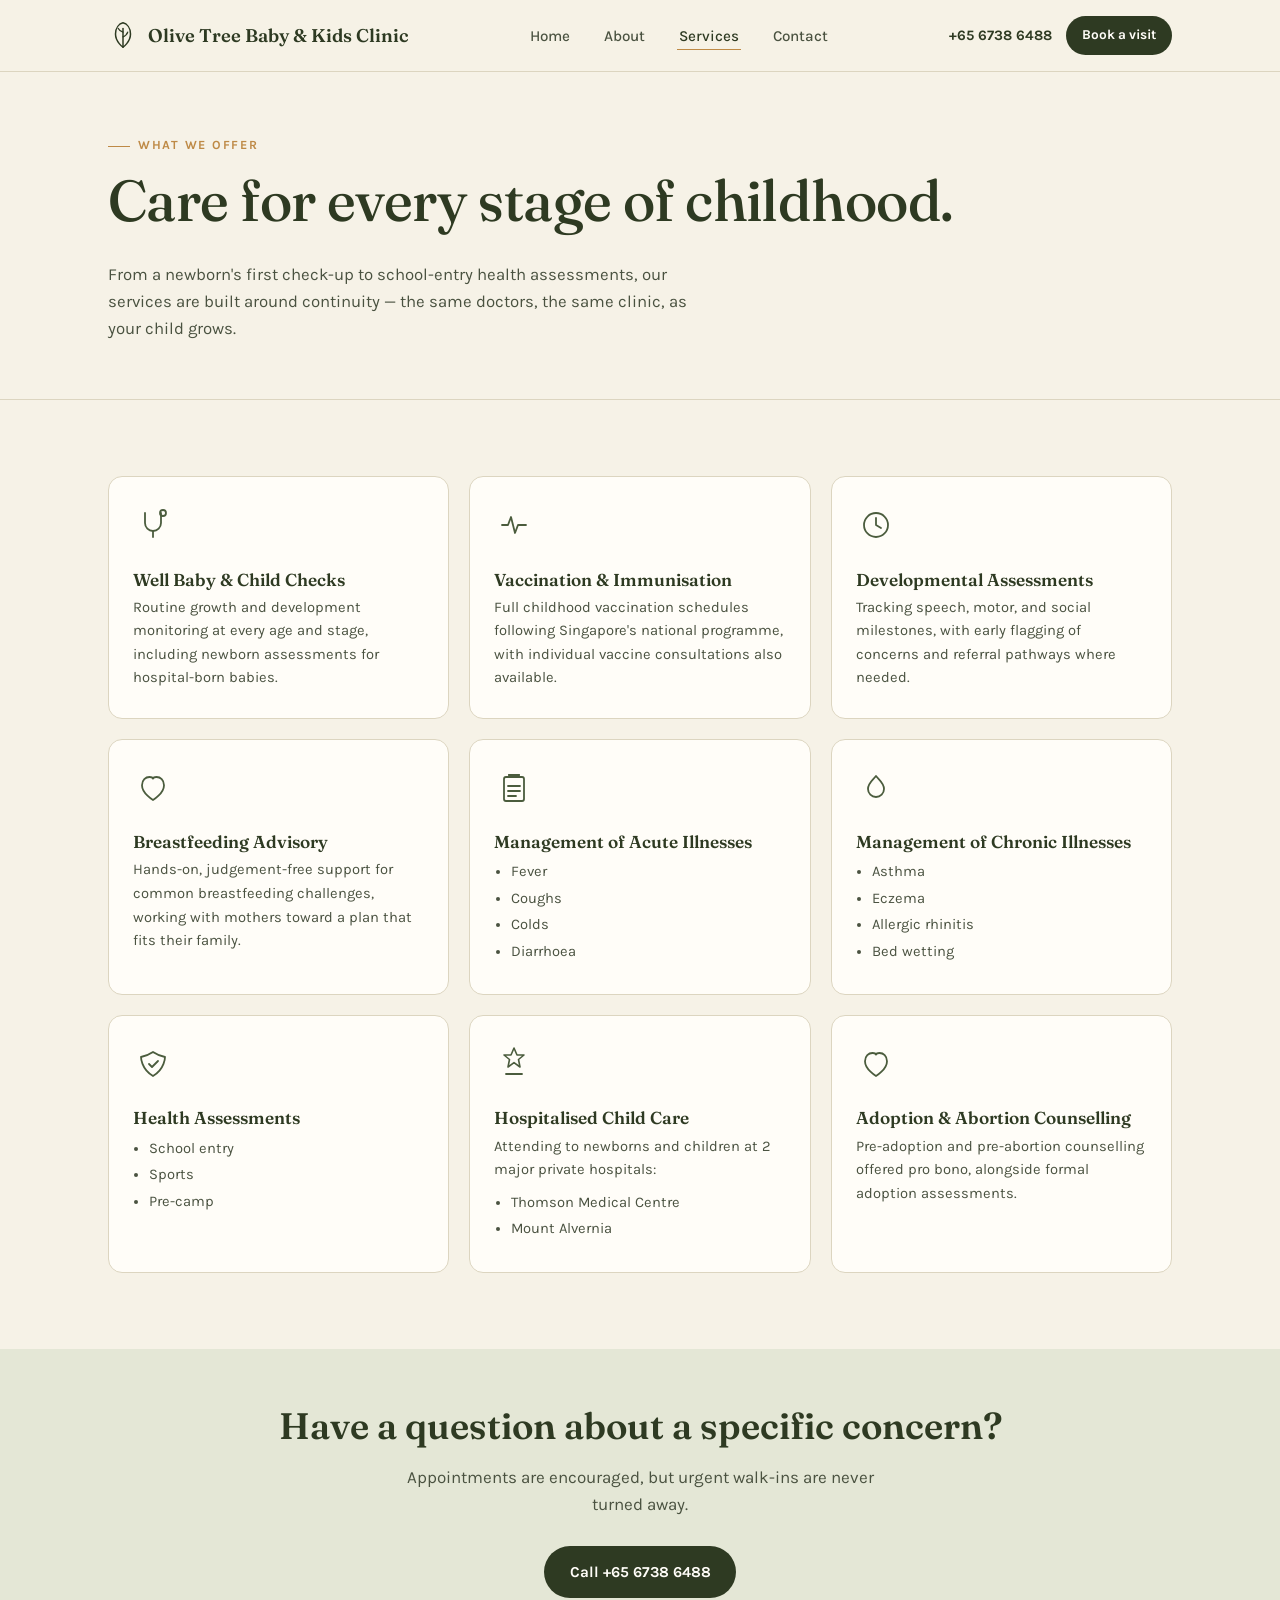
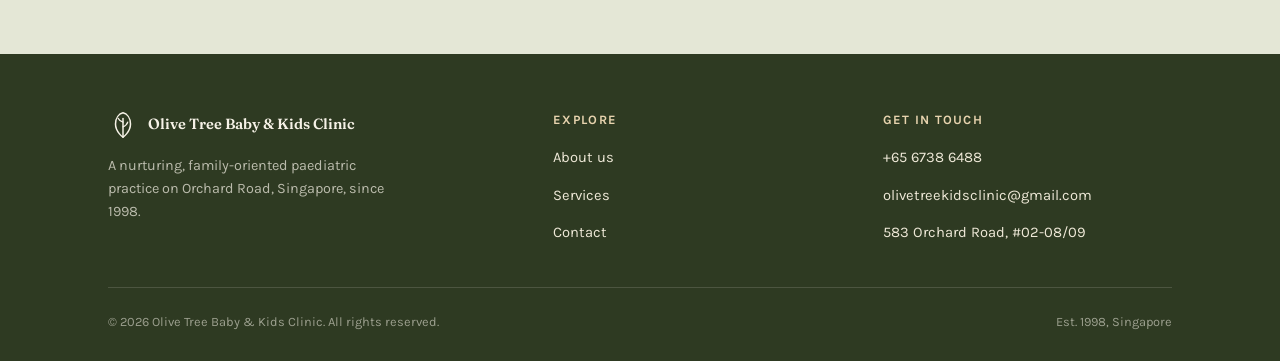
<file: services.html>
<!DOCTYPE html>
<html lang="en">
<head>
<meta charset="UTF-8">
<meta name="viewport" content="width=device-width, initial-scale=1.0">
<title>Services — Olive Tree Baby &amp; Kids Clinic</title>
<meta name="description" content="From newborn checks to chronic illness management, see the full range of paediatric services at Olive Tree Baby & Kids Clinic, Singapore.">
<link rel="canonical" href="https://www.olivetreebabykidsclinic.sg/services.html">
<meta name="robots" content="index, follow">
<meta property="og:type" content="website">
<meta property="og:site_name" content="Olive Tree Baby & Kids Clinic">
<meta property="og:title" content="Olive Tree Baby & Kids Clinic - Trusted Singapore Paediatric Care">
<meta property="og:description" content="From newborn checks to chronic illness management, see the full range of paediatric services at Olive Tree Baby & Kids Clinic, Singapore.">
<meta property="og:image" content="https://www.olivetreebabykidsclinic.sg/images/og-image.png">
<meta property="og:image:width" content="1200">
<meta property="og:image:height" content="630">
<meta property="og:url" content="https://www.olivetreebabykidsclinic.sg/services.html">
<meta name="twitter:card" content="summary_large_image">
<meta name="twitter:title" content="Olive Tree Baby & Kids Clinic - Trusted Singapore Paediatric Care">
<meta name="twitter:description" content="From newborn checks to chronic illness management, see the full range of paediatric services at Olive Tree Baby & Kids Clinic, Singapore.">
<meta name="twitter:image" content="https://www.olivetreebabykidsclinic.sg/images/og-image.png">
<link rel="icon" type="image/x-icon" href="favicon.ico">
<link rel="icon" type="image/png" sizes="32x32" href="images/favicon-32.png">
<link rel="icon" type="image/png" sizes="16x16" href="images/favicon-16.png">
<link rel="apple-touch-icon" sizes="180x180" href="images/apple-touch-icon.png">
<link rel="preconnect" href="https://fonts.googleapis.com">
<link rel="preconnect" href="https://fonts.gstatic.com" crossorigin>
<link href="https://fonts.googleapis.com/css2?family=Fraunces:ital,wght@0,400;0,500;0,600;1,500&family=Karla:wght@400;500;700&display=swap" rel="stylesheet">
<link rel="stylesheet" href="styles.css">
<script type="application/ld+json">
{
  "@context": "https://schema.org",
  "@type": "MedicalClinic",
  "name": "Olive Tree Baby & Kids Clinic",
  "url": "https://www.olivetreebabykidsclinic.sg/",
  "logo": "https://www.olivetreebabykidsclinic.sg/images/apple-touch-icon.png",
  "image": "https://www.olivetreebabykidsclinic.sg/images/og-image.png",
  "telephone": "+65-6738-6488",
  "email": "olivetreekidsclinic@gmail.com",
  "priceRange": "$$",
  "medicalSpecialty": "Pediatric",
  "address": {
    "@type": "PostalAddress",
    "streetAddress": "583 Orchard Road, #02-08/09 Forum The Shopping Mall",
    "addressLocality": "Singapore",
    "postalCode": "238884",
    "addressCountry": "SG"
  },
  "openingHoursSpecification": [
    {
      "@type": "OpeningHoursSpecification",
      "dayOfWeek": ["Monday","Tuesday","Wednesday","Thursday","Friday"],
      "opens": "08:30",
      "closes": "17:30"
    },
    {
      "@type": "OpeningHoursSpecification",
      "dayOfWeek": "Saturday",
      "opens": "08:30",
      "closes": "13:00"
    }
  ],
  "founder": {
    "@type": "Person",
    "name": "Dr Tan Siew Pin"
  },
  "foundingDate": "1998"
}
</script>
</head>
<body>

<header class="site-header">
  <nav class="nav">
    <a href="index.html" class="brand">
      <svg viewBox="0 0 32 32" fill="none" xmlns="http://www.w3.org/2000/svg" aria-hidden="true">
            <path d="M16 29C16 29 8 23.5 8 15C8 8 12 4 16 3C20 4 24 8 24 15C24 23.5 16 29 16 29Z" stroke="currentColor" stroke-width="1.6" stroke-linejoin="round"/>
            <path d="M16 29V9" stroke="currentColor" stroke-width="1.6" stroke-linecap="round"/>
            <path d="M16 13C16 13 12.5 12 11 9" stroke="currentColor" stroke-width="1.4" stroke-linecap="round"/>
            <path d="M16 18C16 18 20 16.5 21 13" stroke="currentColor" stroke-width="1.4" stroke-linecap="round"/>
          </svg>
      Olive Tree Baby &amp; Kids Clinic
    </a>
    <button class="nav-toggle" aria-label="Toggle menu" aria-expanded="false">
      <span></span><span></span><span></span>
    </button>
    <ul class="nav-links">
      <li><a href="index.html">Home</a></li>
      <li><a href="about.html">About</a></li>
      <li><a href="services.html" aria-current="page">Services</a></li>
      <li><a href="contact.html">Contact</a></li>
    </ul>
    <div class="nav-cta">
      <a href="tel:+6567386488" class="nav-phone">+65 6738 6488</a>
      <a href="contact.html" class="btn btn-primary btn-sm">Book a visit</a>
    </div>
  </nav>
</header>

<main>

  <section class="page-hero">
    <div class="wrap reveal">
      <p class="eyebrow">What we offer</p>
      <h1>Care for every stage of childhood.</h1>
      <p class="lead">From a newborn's first check-up to school-entry health assessments, our services are built around continuity — the same doctors, the same clinic, as your child grows.</p>
    </div>
  </section>

  <section class="block">
    <div class="wrap">
      <div class="card-grid">

        <div class="card reveal">
          <svg class="icon" viewBox="0 0 40 40" fill="none" xmlns="http://www.w3.org/2000/svg"><path d="M12 8v10a8 8 0 0 0 16 0V8" stroke="currentColor" stroke-width="1.8" stroke-linecap="round"/><circle cx="30" cy="8" r="3" stroke="currentColor" stroke-width="1.8"/><path d="M20 26v6" stroke="currentColor" stroke-width="1.8" stroke-linecap="round"/></svg>
          <h3>Well Baby &amp; Child Checks</h3>
          <p>Routine growth and development monitoring at every age and stage, including newborn assessments for hospital-born babies.</p>
        </div>

        <div class="card reveal">
          <svg class="icon" viewBox="0 0 40 40" fill="none" xmlns="http://www.w3.org/2000/svg"><path d="M8 20h6l3-8 4 16 3-8h8" stroke="currentColor" stroke-width="1.8" stroke-linecap="round" stroke-linejoin="round"/></svg>
          <h3>Vaccination &amp; Immunisation</h3>
          <p>Full childhood vaccination schedules following Singapore's national programme, with individual vaccine consultations also available.</p>
        </div>

        <div class="card reveal">
          <svg class="icon" viewBox="0 0 40 40" fill="none" xmlns="http://www.w3.org/2000/svg"><circle cx="20" cy="20" r="12" stroke="currentColor" stroke-width="1.8"/><path d="M20 13v7l5 3" stroke="currentColor" stroke-width="1.8" stroke-linecap="round" stroke-linejoin="round"/></svg>
          <h3>Developmental Assessments</h3>
          <p>Tracking speech, motor, and social milestones, with early flagging of concerns and referral pathways where needed.</p>
        </div>

        <div class="card reveal">
          <svg class="icon" viewBox="0 0 40 40" fill="none" xmlns="http://www.w3.org/2000/svg"><path d="M20 32s-11-6.6-11-14.8C9 12 12.6 9 16.5 9c1.9 0 3.3 1 3.5 1.6C20.2 10 21.6 9 23.5 9 27.4 9 31 12 31 17.2 31 25.4 20 32 20 32Z" stroke="currentColor" stroke-width="1.8" stroke-linejoin="round"/></svg>
          <h3>Breastfeeding Advisory</h3>
          <p>Hands-on, judgement-free support for common breastfeeding challenges, working with mothers toward a plan that fits their family.</p>
        </div>

        <div class="card reveal">
          <svg class="icon" viewBox="0 0 40 40" fill="none" xmlns="http://www.w3.org/2000/svg"><rect x="10" y="9" width="20" height="24" rx="2" stroke="currentColor" stroke-width="1.8"/><path d="M15 9v-2h10v2" stroke="currentColor" stroke-width="1.8"/><path d="M14 18h12M14 23h12M14 28h8" stroke="currentColor" stroke-width="1.8" stroke-linecap="round"/></svg>
          <h3>Management of Acute Illnesses</h3>
          <ul>
            <li>Fever</li>
            <li>Coughs</li>
            <li>Colds</li>
            <li>Diarrhoea</li>
          </ul>
        </div>

        <div class="card reveal">
          <svg class="icon" viewBox="0 0 40 40" fill="none" xmlns="http://www.w3.org/2000/svg"><path d="M20 8c-3 4-8 7-8 13a8 8 0 0 0 16 0c0-6-5-9-8-13Z" stroke="currentColor" stroke-width="1.8" stroke-linejoin="round"/></svg>
          <h3>Management of Chronic Illnesses</h3>
          <ul>
            <li>Asthma</li>
            <li>Eczema</li>
            <li>Allergic rhinitis</li>
            <li>Bed wetting</li>
          </ul>
        </div>

        <div class="card reveal">
          <svg class="icon" viewBox="0 0 40 40" fill="none" xmlns="http://www.w3.org/2000/svg"><path d="M20 8c6 4 12 5 12 5s0 12-12 19C8 25 8 13 8 13s6-1 12-5Z" stroke="currentColor" stroke-width="1.8" stroke-linejoin="round"/><path d="M16 20l3 3 6-6" stroke="currentColor" stroke-width="1.8" stroke-linecap="round" stroke-linejoin="round"/></svg>
          <h3>Health Assessments</h3>
          <ul>
            <li>School entry</li>
            <li>Sports</li>
            <li>Pre-camp</li>
          </ul>
        </div>

        <div class="card reveal">
          <svg class="icon" viewBox="0 0 40 40" fill="none" xmlns="http://www.w3.org/2000/svg"><path d="M20 4l3 7h7l-5.5 4.5L26 23l-6-4.4L14 23l1.5-7.5L10 11h7z" stroke="currentColor" stroke-width="1.6" stroke-linejoin="round"/><path d="M12 30h16" stroke="currentColor" stroke-width="1.8" stroke-linecap="round"/></svg>
          <h3>Hospitalised Child Care</h3>
          <p>Attending to newborns and children at 2 major private hospitals:</p>
          <ul>
            <li>Thomson Medical Centre</li>
            <li>Mount Alvernia</li>
          </ul>
        </div>

        <div class="card reveal">
          <svg class="icon" viewBox="0 0 40 40" fill="none" xmlns="http://www.w3.org/2000/svg"><path d="M20 32s-11-6.6-11-14.8C9 12 12.6 9 16.5 9c1.9 0 3.3 1 3.5 1.6C20.2 10 21.6 9 23.5 9 27.4 9 31 12 31 17.2 31 25.4 20 32 20 32Z" stroke="currentColor" stroke-width="1.8" stroke-linejoin="round"/></svg>
          <h3>Adoption &amp; Abortion Counselling</h3>
          <p>Pre-adoption and pre-abortion counselling offered pro bono, alongside formal adoption assessments.</p>
        </div>

      </div>
    </div>
  </section>

  <section class="block tight visit" style="text-align:center;">
    <div class="wrap">
      <h2>Have a question about a specific concern?</h2>
      <p style="max-width:50ch; margin: 0 auto 1.6em;">Appointments are encouraged, but urgent walk-ins are never turned away.</p>
      <a href="tel:+6567386488" class="btn btn-primary">Call +65 6738 6488</a>
    </div>
  </section>

</main>

<footer class="site-footer">
  <div class="wrap">
    <div class="footer-grid">
      <div>
        <a href="index.html" class="brand">
          <svg viewBox="0 0 32 32" fill="none" xmlns="http://www.w3.org/2000/svg" aria-hidden="true">
            <path d="M16 29C16 29 8 23.5 8 15C8 8 12 4 16 3C20 4 24 8 24 15C24 23.5 16 29 16 29Z" stroke="currentColor" stroke-width="1.6" stroke-linejoin="round"/>
            <path d="M16 29V9" stroke="currentColor" stroke-width="1.6" stroke-linecap="round"/>
            <path d="M16 13C16 13 12.5 12 11 9" stroke="currentColor" stroke-width="1.4" stroke-linecap="round"/>
            <path d="M16 18C16 18 20 16.5 21 13" stroke="currentColor" stroke-width="1.4" stroke-linecap="round"/>
          </svg>
          Olive Tree Baby &amp; Kids Clinic
        </a>
        <p style="margin-top:14px; max-width:32ch; font-size:0.9rem; color: rgba(246,242,231,0.7);">A nurturing, family-oriented paediatric practice on Orchard Road, Singapore, since 1998.</p>
      </div>
      <div>
        <h4>Explore</h4>
        <ul>
          <li><a href="about.html">About us</a></li>
          <li><a href="services.html">Services</a></li>
          <li><a href="contact.html">Contact</a></li>
        </ul>
      </div>
      <div>
        <h4>Get in touch</h4>
        <ul>
          <li><a href="tel:+6567386488">+65 6738 6488</a></li>
          <li><a href="mailto:olivetreekidsclinic@gmail.com">olivetreekidsclinic@gmail.com</a></li>
          <li><a href="https://www.google.com/maps/search/?api=1&query=583+Orchard+Road+Forum+The+Shopping+Mall+Singapore+238884" target="_blank" rel="noopener">583 Orchard Road, #02-08/09</a></li>
        </ul>
      </div>
    </div>
    <div class="footer-bottom">
      <span>© <span id="year"></span> Olive Tree Baby &amp; Kids Clinic. All rights reserved.</span>
      <span>Est. 1998, Singapore</span>
    </div>
  </div>
</footer>

<script>document.getElementById('year').textContent = new Date().getFullYear();</script>
<script src="script.js"></script>
</body>
</html>
</file>
<file: styles.css>
/* ============================================================
   Olive Tree Baby & Kids Clinic — design tokens
   ============================================================ */
:root {
  --paper:        #F6F2E7;
  --paper-deep:   #EFE9D8;
  --ink:          #26301F;
  --ink-soft:     #4A5240;
  --olive:        #4B5C3D;
  --olive-deep:   #2E3A22;
  --olive-mid:    #6C7D57;
  --sage:         #E4E7D6;
  --sage-line:    #D7D9C4;
  --gold:         #BE8A46;
  --gold-soft:    #E7D3AE;
  --line:         #DCD5C0;
  --white:        #FFFDF8;

  --font-display: "Fraunces", "Iowan Old Style", Georgia, serif;
  --font-body:    "Karla", "Helvetica Neue", Arial, sans-serif;

  --max: 1120px;
  --radius: 14px;
  --radius-sm: 8px;
}

@media (prefers-reduced-motion: reduce) {
  * { animation-duration: 0.01ms !important; animation-iteration-count: 1 !important; transition-duration: 0.01ms !important; scroll-behavior: auto !important; }
}

* { box-sizing: border-box; }
html { scroll-behavior: smooth; }

body {
  margin: 0;
  background: var(--paper);
  color: var(--ink);
  font-family: var(--font-body);
  font-size: 17px;
  line-height: 1.6;
  -webkit-font-smoothing: antialiased;
}

img { max-width: 100%; display: block; }

a {
  color: var(--olive-deep);
  text-decoration: none;
}

h1, h2, h3 {
  font-family: var(--font-display);
  color: var(--olive-deep);
  line-height: 1.12;
  margin: 0 0 0.5em;
  font-weight: 600;
}

h1 { font-size: clamp(2.4rem, 5vw, 3.6rem); font-weight: 500; letter-spacing: -0.01em; }
h2 { font-size: clamp(1.7rem, 3vw, 2.3rem); }
h3 { font-size: 1.25rem; }

p { margin: 0 0 1em; color: var(--ink-soft); }

.wrap {
  max-width: var(--max);
  margin: 0 auto;
  padding: 0 28px;
}

.eyebrow {
  display: inline-flex;
  align-items: center;
  gap: 8px;
  font-family: var(--font-body);
  font-size: 0.78rem;
  letter-spacing: 0.14em;
  text-transform: uppercase;
  color: var(--gold);
  font-weight: 700;
  margin-bottom: 1em;
}
.eyebrow::before {
  content: "";
  width: 22px;
  height: 1px;
  background: var(--gold);
}

/* ---------- focus ---------- */
a:focus-visible, button:focus-visible {
  outline: 2px solid var(--gold);
  outline-offset: 3px;
  border-radius: 4px;
}

/* ---------- buttons ---------- */
.btn {
  display: inline-flex;
  align-items: center;
  gap: 8px;
  font-family: var(--font-body);
  font-weight: 700;
  font-size: 0.95rem;
  padding: 0.85em 1.6em;
  border-radius: 999px;
  border: 1px solid transparent;
  cursor: pointer;
  transition: transform 0.15s ease, background 0.2s ease, color 0.2s ease, border-color .2s ease;
}
.btn:hover { transform: translateY(-1px); }
.btn-primary { background: var(--olive-deep); color: var(--white); }
.btn-primary:hover { background: var(--olive); color: var(--white); }
.btn-ghost { background: transparent; color: var(--olive-deep); border-color: var(--olive-deep); }
.btn-ghost:hover { background: var(--olive-deep); color: var(--white); }
.btn-sm { padding: 0.55em 1.1em; font-size: 0.85rem; }

/* ============================================================
   Header / Nav
   ============================================================ */
.site-header {
  position: sticky;
  top: 0;
  z-index: 50;
  background: rgba(246, 242, 231, 0.92);
  backdrop-filter: saturate(140%) blur(8px);
  border-bottom: 1px solid var(--line);
}
.nav {
  display: flex;
  align-items: center;
  justify-content: space-between;
  padding: 16px 28px;
  max-width: var(--max);
  margin: 0 auto;
}
.brand {
  display: flex;
  align-items: center;
  gap: 10px;
  font-family: var(--font-display);
  font-weight: 600;
  font-size: 1.15rem;
  color: var(--olive-deep);
}
.brand svg { width: 30px; height: 30px; flex-shrink: 0; }

.nav-links {
  display: flex;
  align-items: center;
  gap: 30px;
  list-style: none;
  margin: 0;
  padding: 0;
}
.nav-links a {
  font-size: 0.95rem;
  font-weight: 500;
  color: var(--ink-soft);
  padding: 4px 2px;
  border-bottom: 1px solid transparent;
}
.nav-links a:hover, .nav-links a[aria-current="page"] {
  color: var(--olive-deep);
  border-color: var(--gold);
}
.nav-cta { display: flex; align-items: center; gap: 14px; }
.nav-phone {
  display: none;
  font-weight: 700;
  font-size: 0.9rem;
  color: var(--olive-deep);
}

.nav-toggle {
  display: none;
  background: none;
  border: none;
  cursor: pointer;
  padding: 6px;
}
.nav-toggle span {
  display: block;
  width: 22px;
  height: 2px;
  background: var(--olive-deep);
  margin: 4px 0;
}

@media (min-width: 800px) {
  .nav-phone { display: inline; }
}

@media (max-width: 860px) {
  .nav-links {
    position: absolute;
    top: 100%;
    left: 0;
    right: 0;
    flex-direction: column;
    align-items: flex-start;
    gap: 0;
    background: var(--paper);
    border-bottom: 1px solid var(--line);
    max-height: 0;
    overflow: hidden;
    transition: max-height 0.25s ease;
  }
  .nav-links.open { max-height: 320px; }
  .nav-links li { width: 100%; }
  .nav-links a { display: block; padding: 14px 28px; border-bottom: 1px solid var(--line); }
  .nav-toggle { display: block; }
}

/* ============================================================
   Hero
   ============================================================ */
.hero {
  padding: 64px 0 40px;
}
.hero .wrap {
  display: grid;
  grid-template-columns: 1.1fr 0.9fr;
  gap: 48px;
  align-items: center;
}
.hero-copy p.lead {
  font-size: 1.1rem;
  max-width: 46ch;
}
.hero-actions {
  display: flex;
  flex-wrap: wrap;
  gap: 14px;
  margin-top: 1.6em;
}
.hero-meta {
  display: flex;
  gap: 22px;
  margin-top: 2.2em;
  padding-top: 1.6em;
  border-top: 1px solid var(--line);
  font-size: 0.85rem;
  color: var(--ink-soft);
  flex-wrap: wrap;
}
.hero-meta strong { color: var(--olive-deep); display: block; font-family: var(--font-display); font-size: 1.1rem; }

.hero-art {
  background: var(--sage);
  border-radius: 24px;
  padding: 10px;
  aspect-ratio: 4/5;
  overflow: hidden;
}
.hero-gallery { position: relative; width: 100%; height: 100%; }
.gallery-slide {
  position: absolute;
  inset: 0;
  opacity: 0;
  animation: heroFade 16s infinite;
}
.gallery-slide img { width: 100%; height: 100%; object-fit: cover; border-radius: 18px; display: block; }
.gallery-slide.img-missing img { display: none; }
.gallery-slide.img-missing::after {
  content: attr(data-label);
  position: absolute;
  inset: 0;
  display: flex;
  align-items: center;
  justify-content: center;
  text-align: center;
  padding: 14px;
  font-size: 0.8rem;
  font-weight: 700;
  color: var(--ink-soft);
  background: var(--sage);
  border: 1px dashed var(--sage-line);
  border-radius: 18px;
  box-sizing: border-box;
}
@keyframes heroFade {
  0%   { opacity: 0; }
  3%   { opacity: 1; }
  17%  { opacity: 1; }
  20%  { opacity: 0; }
  100% { opacity: 0; }
}
@media (prefers-reduced-motion: reduce) {
  .gallery-slide { animation: none !important; opacity: 0 !important; }
  .gallery-slide:first-child { opacity: 1 !important; }
}

@media (max-width: 860px) {
  .hero .wrap { grid-template-columns: 1fr; }
  .hero-art { aspect-ratio: 16/10; order: -1; }
}

/* ============================================================
   Divider branch
   ============================================================ */
.branch-divider {
  display: flex;
  justify-content: center;
  padding: 8px 0 48px;
  color: var(--olive-mid);
}
.branch-divider svg { width: 220px; height: 28px; }

/* ============================================================
   Trust strip
   ============================================================ */
.trust {
  background: var(--olive-deep);
  color: var(--paper);
  padding: 40px 0;
}
.trust .wrap {
  display: grid;
  grid-template-columns: repeat(3, 1fr);
  gap: 24px;
  text-align: center;
}
.trust .stat strong {
  display: block;
  font-family: var(--font-display);
  font-size: 2.2rem;
  color: var(--gold-soft);
}
.trust .stat span { font-size: 0.9rem; opacity: 0.85; }

@media (max-width: 640px) {
  .trust .wrap { grid-template-columns: 1fr; gap: 28px; }
}

/* ============================================================
   Section spacing
   ============================================================ */
section.block { padding: 76px 0; }
section.block.tight { padding: 56px 0; }
.section-head { max-width: 62ch; margin-bottom: 2.6em; }
.section-head.center { margin-left: auto; margin-right: auto; text-align: center; }

/* ============================================================
   About teaser
   ============================================================ */
.about-teaser .wrap {
  display: grid;
  grid-template-columns: 0.9fr 1.1fr;
  gap: 56px;
  align-items: start;
}
.about-teaser blockquote {
  font-family: var(--font-display);
  font-size: 1.4rem;
  color: var(--olive-deep);
  line-height: 1.4;
  margin: 0;
  font-style: italic;
  font-weight: 500;
}
.about-teaser cite {
  display: block;
  margin-top: 1em;
  font-style: normal;
  font-family: var(--font-body);
  font-size: 0.85rem;
  color: var(--ink-soft);
  font-weight: 700;
}
@media (max-width: 800px) {
  .about-teaser .wrap { grid-template-columns: 1fr; gap: 28px; }
}

/* ============================================================
   Cards / services grid
   ============================================================ */
.card-grid {
  display: grid;
  grid-template-columns: repeat(3, 1fr);
  gap: 20px;
}
.card {
  background: var(--white);
  border: 1px solid var(--line);
  border-radius: var(--radius);
  padding: 28px 24px;
  transition: border-color 0.2s ease, transform 0.2s ease;
}
.card:hover { border-color: var(--gold); transform: translateY(-2px); }
.card .icon {
  width: 40px; height: 40px;
  margin-bottom: 16px;
  color: var(--olive);
}
.card h3 { margin-bottom: 0.4em; font-size: 1.08rem; }
.card p { font-size: 0.92rem; margin: 0; }
.card ul { margin: 0.6em 0 0; padding-left: 1.1em; color: var(--ink-soft); font-size: 0.92rem; }
.card ul li { margin-bottom: 0.2em; }

@media (max-width: 860px) {
  .card-grid { grid-template-columns: 1fr 1fr; }
}
@media (max-width: 560px) {
  .card-grid { grid-template-columns: 1fr; }
}

/* ============================================================
   Doctors
   ============================================================ */
.doctor-grid {
  display: grid;
  grid-template-columns: repeat(2, 1fr);
  gap: 24px;
}
.doctor-card {
  background: var(--sage);
  border-radius: var(--radius);
  padding: 28px;
}
.doctor-card .avatar {
  width: 56px; height: 56px;
  border-radius: 50%;
  background: var(--olive-deep);
  color: var(--paper);
  display: flex; align-items: center; justify-content: center;
  font-family: var(--font-display);
  font-size: 1.2rem;
  margin-bottom: 16px;
}
.doctor-card h3 { margin-bottom: 0.2em; }
.doctor-card .role { color: var(--olive); font-weight: 700; font-size: 0.85rem; margin-bottom: 0.9em; }
.doctor-card ul { padding-left: 1.1em; margin: 0.8em 0 0; color: var(--ink-soft); font-size: 0.88rem; }

@media (max-width: 760px) {
  .doctor-grid { grid-template-columns: 1fr; }
}

/* ============================================================
   Visit / contact
   ============================================================ */
.visit {
  background: var(--sage);
}
.visit-grid {
  display: grid;
  grid-template-columns: repeat(3, 1fr);
  gap: 22px;
  align-items: stretch;
}
.visit-card {
  background: var(--white);
  border-radius: var(--radius);
  padding: 28px 26px;
  border: 1px solid var(--sage-line);
  box-shadow: 0 1px 2px rgba(38, 48, 31, 0.04);
  transition: transform 0.2s ease, box-shadow 0.2s ease;
}
.visit-card:hover {
  transform: translateY(-2px);
  box-shadow: 0 8px 20px rgba(38, 48, 31, 0.08);
}
.visit-card .icon-badge {
  width: 44px;
  height: 44px;
  border-radius: 50%;
  background: var(--gold-soft);
  display: flex;
  align-items: center;
  justify-content: center;
  margin-bottom: 16px;
}
.visit-card .icon { width: 22px; height: 22px; color: var(--olive-deep); margin: 0; }
.visit-card h3 { font-size: 1.02rem; margin-bottom: 0.5em; }
.visit-card p { font-size: 0.92rem; margin: 0; }
.visit-card a.link { font-weight: 700; color: var(--olive-deep); display: inline-block; margin-top: 0.7em; }

.booking-grid {
  display: grid;
  grid-template-columns: 1fr 1fr;
  gap: 22px;
  align-items: stretch;
}

@media (max-width: 700px) {
  .visit-grid { grid-template-columns: 1fr; }
  .booking-grid { grid-template-columns: 1fr; }
}

/* ============================================================
   Form
   ============================================================ */
.form-grid {
  display: grid;
  grid-template-columns: 1fr 1fr;
  gap: 18px;
}
.form-grid .full { grid-column: 1 / -1; }
label {
  display: block;
  font-size: 0.85rem;
  font-weight: 700;
  color: var(--olive-deep);
  margin-bottom: 6px;
}
input, textarea {
  width: 100%;
  font-family: var(--font-body);
  font-size: 0.95rem;
  padding: 12px 14px;
  border: 1px solid var(--sage-line);
  border-radius: var(--radius-sm);
  background: var(--white);
  color: var(--ink);
}
input:focus, textarea:focus {
  outline: 2px solid var(--gold);
  outline-offset: 1px;
  border-color: var(--gold);
}
@media (max-width: 620px) {
  .form-grid { grid-template-columns: 1fr; }
}

.note-box {
  background: var(--gold-soft);
  border-radius: var(--radius-sm);
  padding: 16px 18px;
  font-size: 0.88rem;
  color: var(--olive-deep);
  margin-top: 1.4em;
}

/* ============================================================
   Footer
   ============================================================ */
.site-footer {
  background: var(--olive-deep);
  color: var(--paper-deep);
  padding: 56px 0 28px;
}
.footer-grid {
  display: grid;
  grid-template-columns: 1.4fr 1fr 1fr;
  gap: 40px;
  padding-bottom: 32px;
  border-bottom: 1px solid rgba(246,242,231,0.15);
}
.footer-grid .brand { color: var(--paper); }
.site-footer h4 {
  font-family: var(--font-body);
  font-size: 0.8rem;
  letter-spacing: 0.1em;
  text-transform: uppercase;
  color: var(--gold-soft);
  margin: 0 0 1em;
}
.site-footer ul { list-style: none; margin: 0; padding: 0; }
.site-footer li { margin-bottom: 0.6em; }
.site-footer a { color: var(--paper-deep); font-size: 0.92rem; }
.site-footer a:hover { color: var(--gold-soft); }
.footer-bottom {
  display: flex;
  justify-content: space-between;
  flex-wrap: wrap;
  gap: 12px;
  padding-top: 24px;
  font-size: 0.8rem;
  color: rgba(246,242,231,0.55);
}
@media (max-width: 760px) {
  .footer-grid { grid-template-columns: 1fr; gap: 28px; }
}

/* ============================================================
   Page hero (inner pages)
   ============================================================ */
.page-hero {
  padding: 56px 0 40px;
  border-bottom: 1px solid var(--line);
}
.page-hero p.lead { max-width: 60ch; font-size: 1.05rem; }

/* ============================================================
   Gallery (horizontal scroll)
   ============================================================ */
.gallery-scroll {
  display: flex;
  gap: 16px;
  overflow-x: auto;
  scroll-snap-type: x mandatory;
  padding: 4px 4px 16px;
  margin: 0 -4px;
  -webkit-overflow-scrolling: touch;
}
.gallery-scroll::-webkit-scrollbar { height: 8px; }
.gallery-scroll::-webkit-scrollbar-thumb { background: var(--sage-line); border-radius: 8px; }
.gallery-item {
  position: relative;
  flex: 0 0 260px;
  aspect-ratio: 4/3;
  border-radius: 14px;
  overflow: hidden;
  background: var(--sage);
  scroll-snap-align: start;
  border: 1px solid var(--sage-line);
}
.gallery-item img { width: 100%; height: 100%; object-fit: cover; }
.gallery-item.img-missing img { display: none; }
.gallery-item.img-missing::after {
  content: attr(data-label);
  position: absolute;
  inset: 0;
  display: flex;
  align-items: center;
  justify-content: center;
  text-align: center;
  padding: 14px;
  font-size: 0.78rem;
  font-weight: 700;
  color: var(--ink-soft);
  border: 1px dashed var(--sage-line);
  border-radius: 14px;
  box-sizing: border-box;
}

/* ============================================================
   Doctor photo placeholder
   ============================================================ */
.doctor-photo {
  position: relative;
  width: 100%;
  aspect-ratio: 1;
  border-radius: 12px;
  overflow: hidden;
  background: var(--white);
  border: 1px solid var(--sage-line);
  margin-bottom: 18px;
}
.doctor-photo img { width: 100%; height: 100%; object-fit: cover; }
.doctor-photo.img-missing img { display: none; }
.doctor-photo.img-missing::after {
  content: attr(data-label);
  position: absolute;
  inset: 0;
  display: flex;
  align-items: center;
  justify-content: center;
  text-align: center;
  padding: 14px;
  font-size: 0.8rem;
  font-weight: 700;
  color: var(--ink-soft);
  border: 1px dashed var(--sage-line);
  border-radius: 12px;
  box-sizing: border-box;
}

/* ============================================================
   Fee section
   ============================================================ */
.fee-list {
  border-top: 1px solid var(--line);
}
.fee-row {
  display: flex;
  align-items: center;
  justify-content: space-between;
  gap: 16px;
  padding: 18px 4px;
  border-bottom: 1px solid var(--line);
}
.fee-row .fee-name { font-weight: 700; color: var(--olive-deep); }
.fee-row .fee-name span { display: block; font-weight: 400; color: var(--ink-soft); font-size: 0.85rem; margin-top: 2px; }
.fee-row .fee-amount {
  font-family: var(--font-display);
  font-size: 1.05rem;
  color: var(--gold);
  white-space: nowrap;
}

/* ============================================================
   Reveal on scroll
   ============================================================ */
.reveal {
  opacity: 0;
  transform: translateY(14px);
  transition: opacity 0.6s ease, transform 0.6s ease;
}
.reveal.in { opacity: 1; transform: translateY(0); }
</file>
